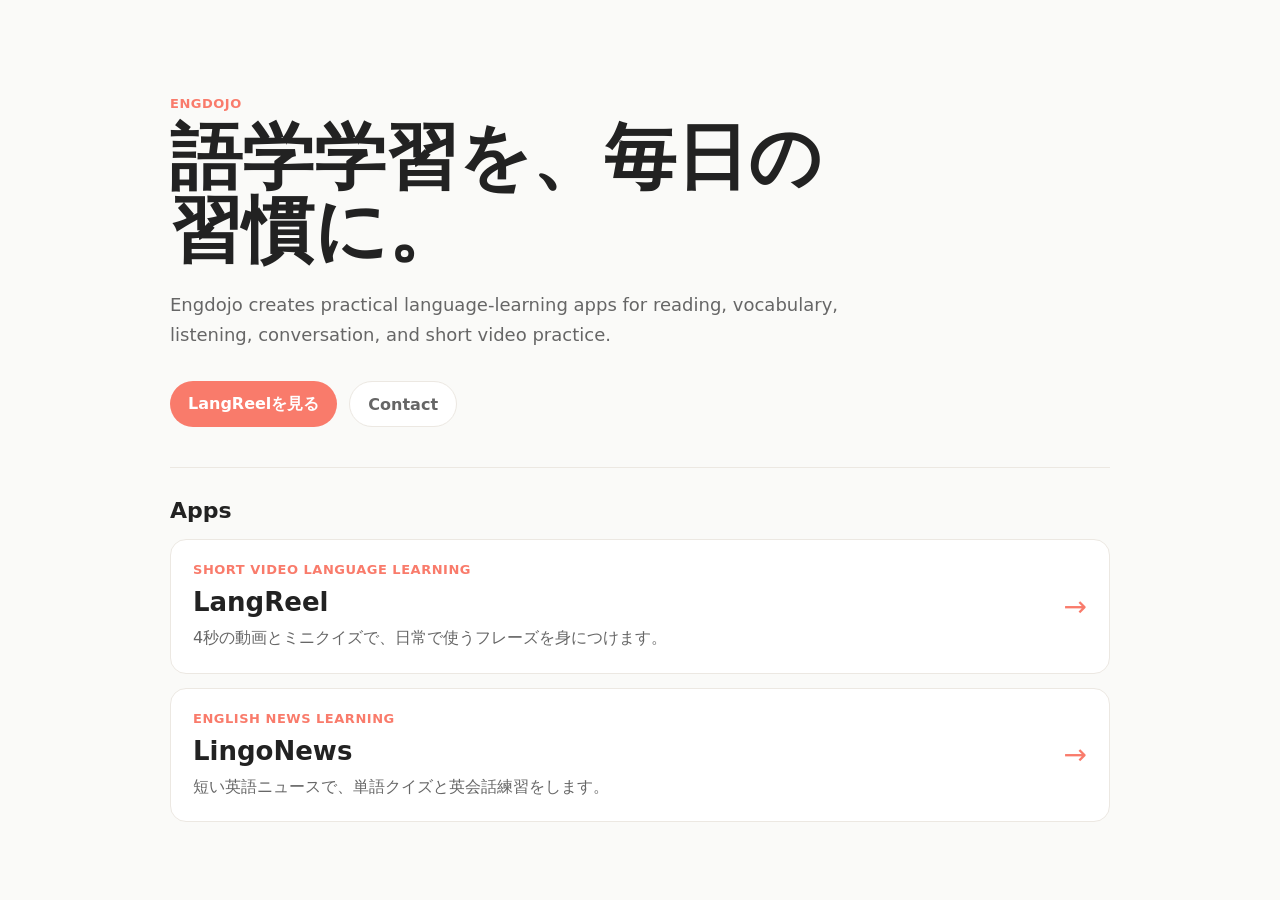
<file: index.html>
<!doctype html>
<html lang="ja">
  <head>
    <meta charset="utf-8" />
    <meta name="viewport" content="width=device-width, initial-scale=1" />
    <title>Engdojo</title>
    <meta name="description" content="Engdojo apps help language learners build practical skills through focused daily practice." />
    <link rel="stylesheet" href="./styles.css" />
  </head>
  <body>
    <main class="page">
      <section class="hero">
        <p class="eyebrow">Engdojo</p>
        <h1>語学学習を、毎日の習慣に。</h1>
        <p class="lead">
          Engdojo creates practical language-learning apps for reading, vocabulary,
          listening, conversation, and short video practice.
        </p>
        <div class="actions">
          <a class="button primary" href="./langreel/">LangReelを見る</a>
          <a class="button secondary" href="mailto:engdojo0306@gmail.com">Contact</a>
        </div>
      </section>

      <section class="apps" aria-labelledby="apps-title">
        <h2 id="apps-title">Apps</h2>
        <div class="app-list">
          <a class="app-card" href="./langreel/">
            <div>
              <p class="app-kicker">Short video language learning</p>
              <h3>LangReel</h3>
              <p>4秒の動画とミニクイズで、日常で使うフレーズを身につけます。</p>
            </div>
            <span aria-hidden="true">→</span>
          </a>
          <a class="app-card" href="./lingonews/">
            <div>
              <p class="app-kicker">English news learning</p>
              <h3>LingoNews</h3>
              <p>短い英語ニュースで、単語クイズと英会話練習をします。</p>
            </div>
            <span aria-hidden="true">→</span>
          </a>
        </div>
      </section>
    </main>
  </body>
</html>
</file>
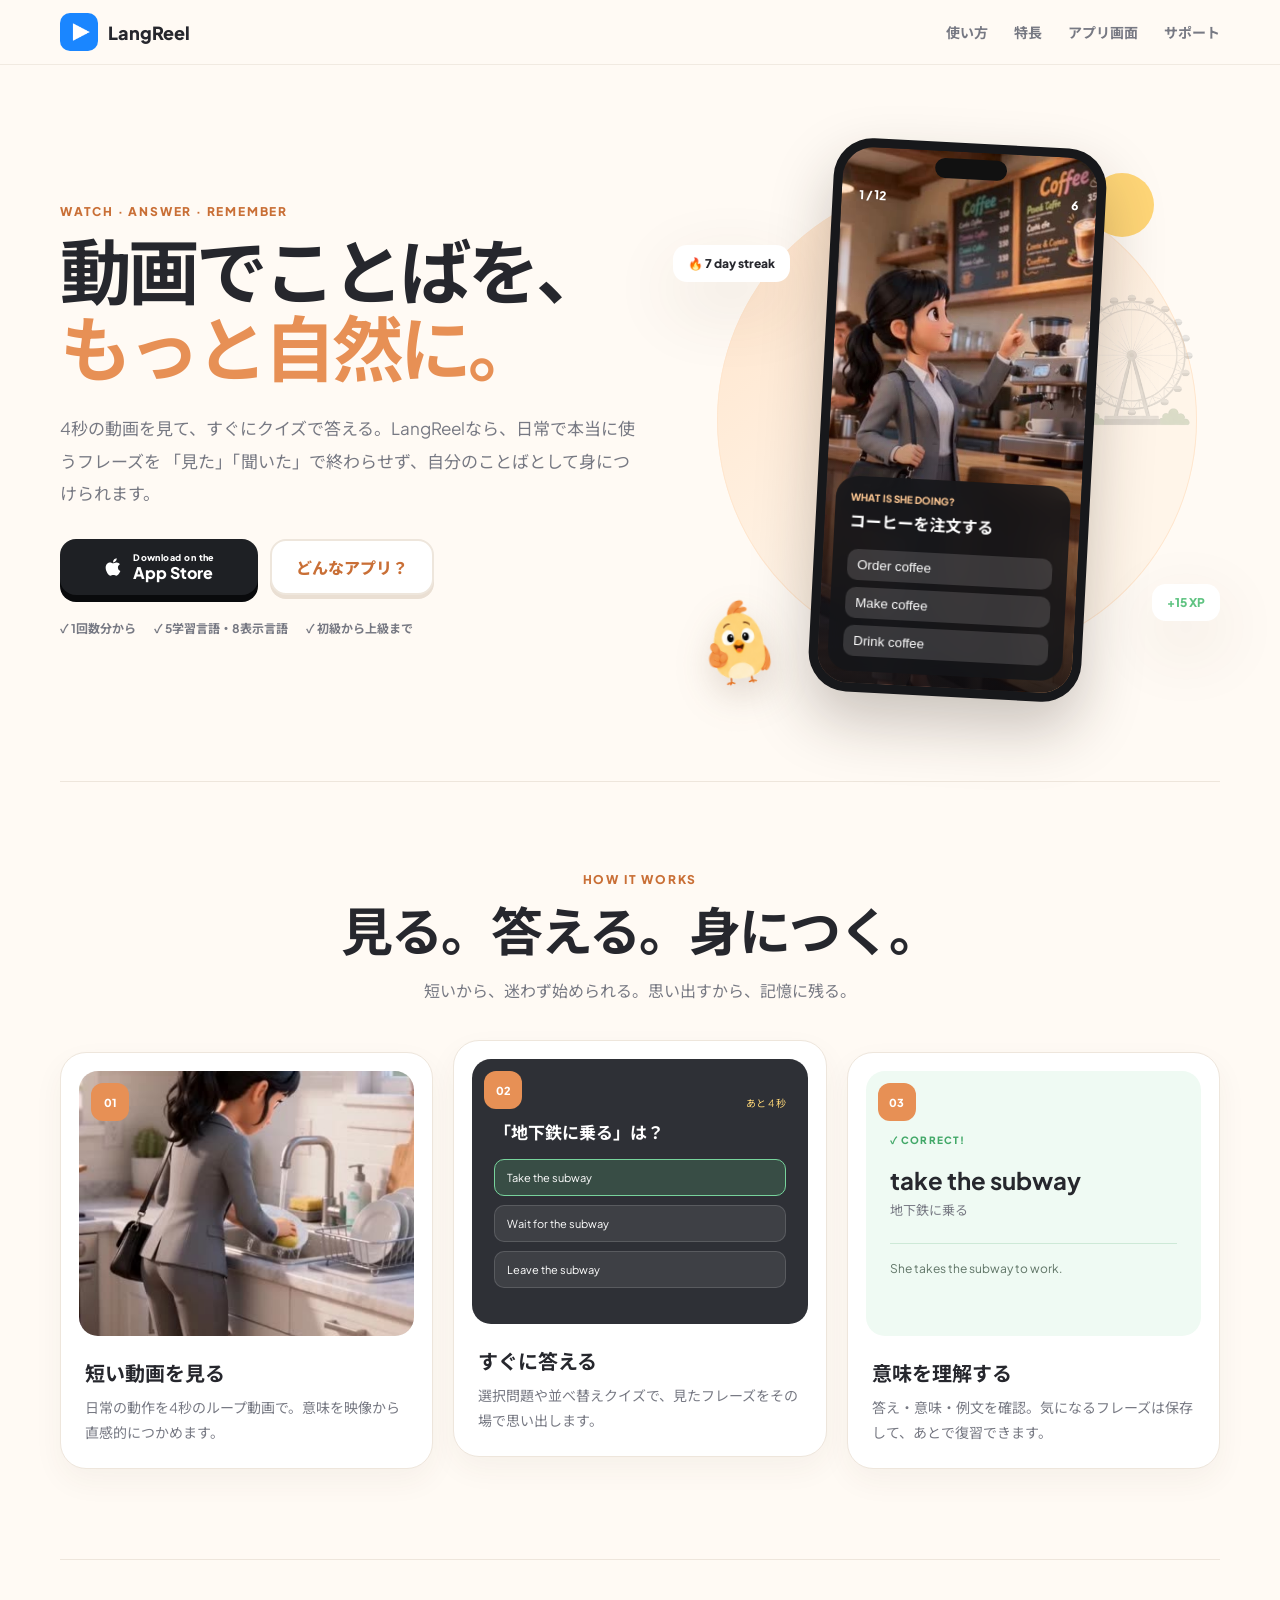
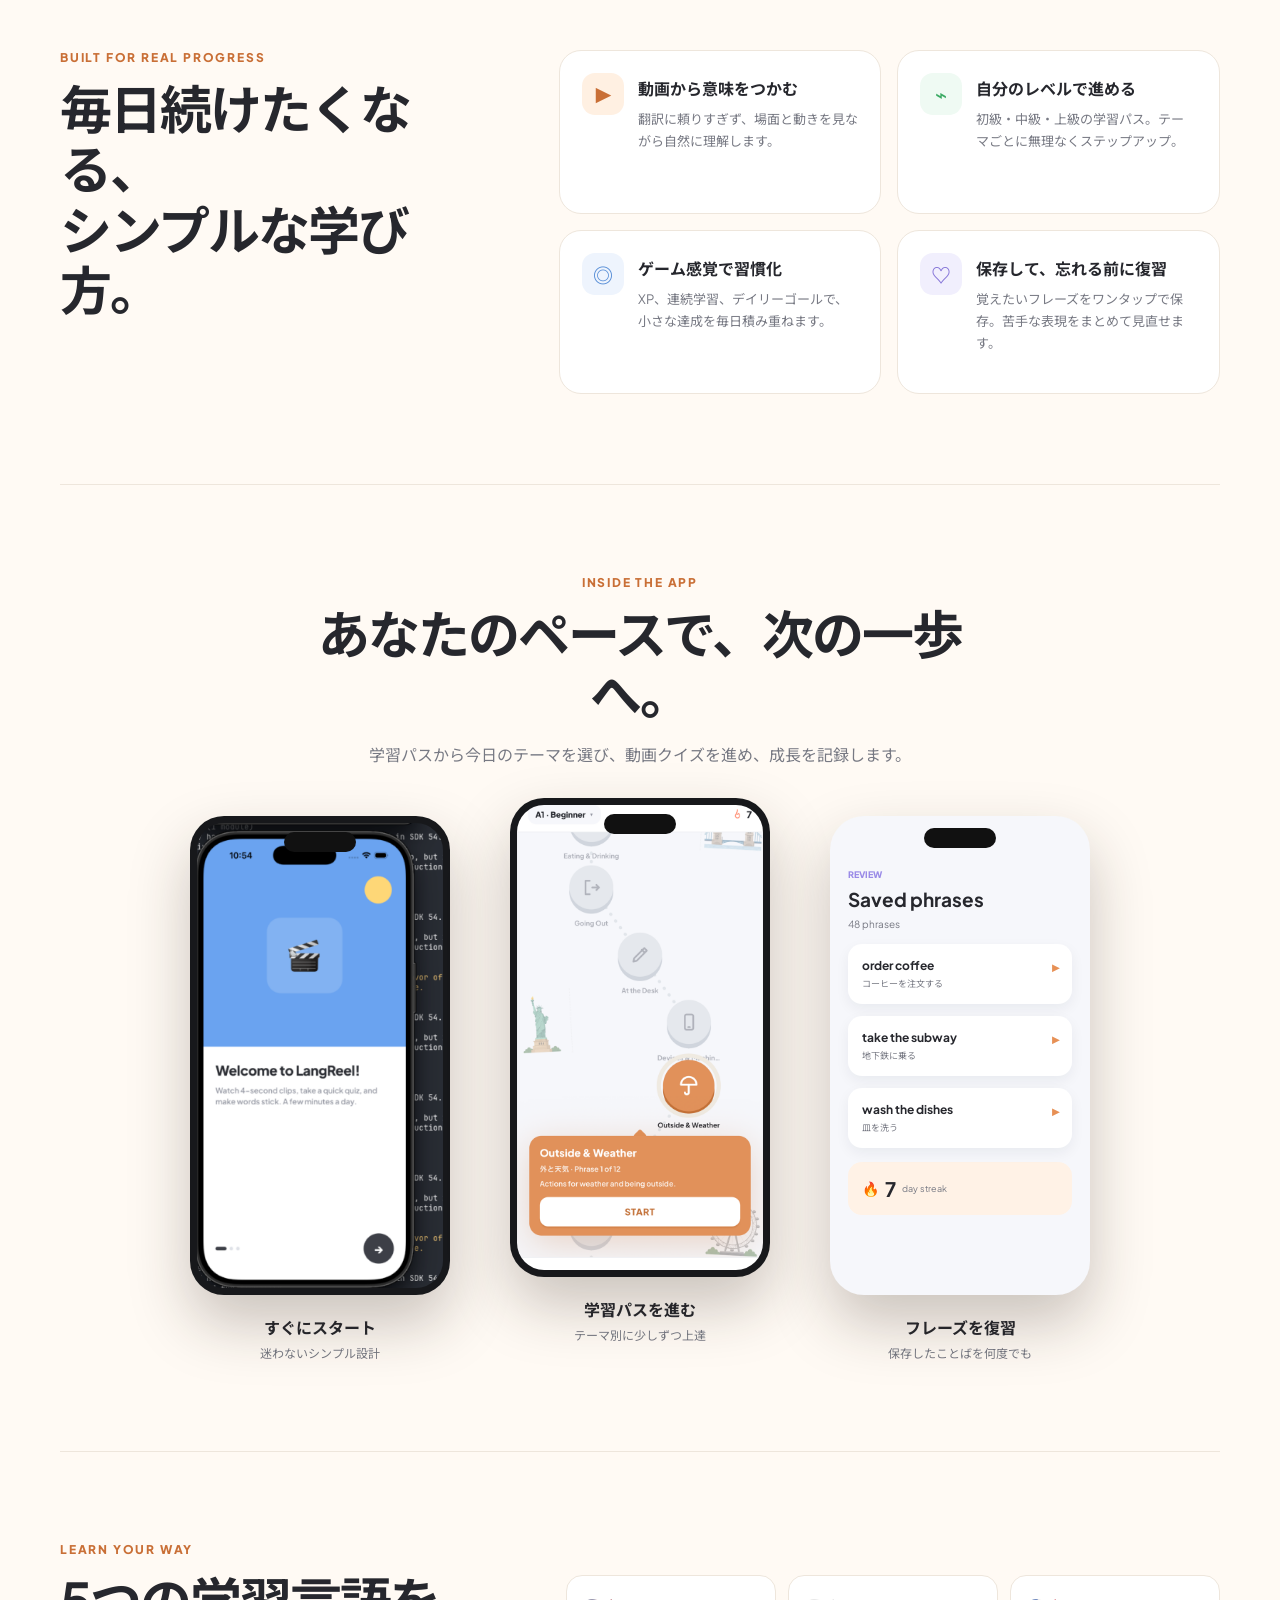
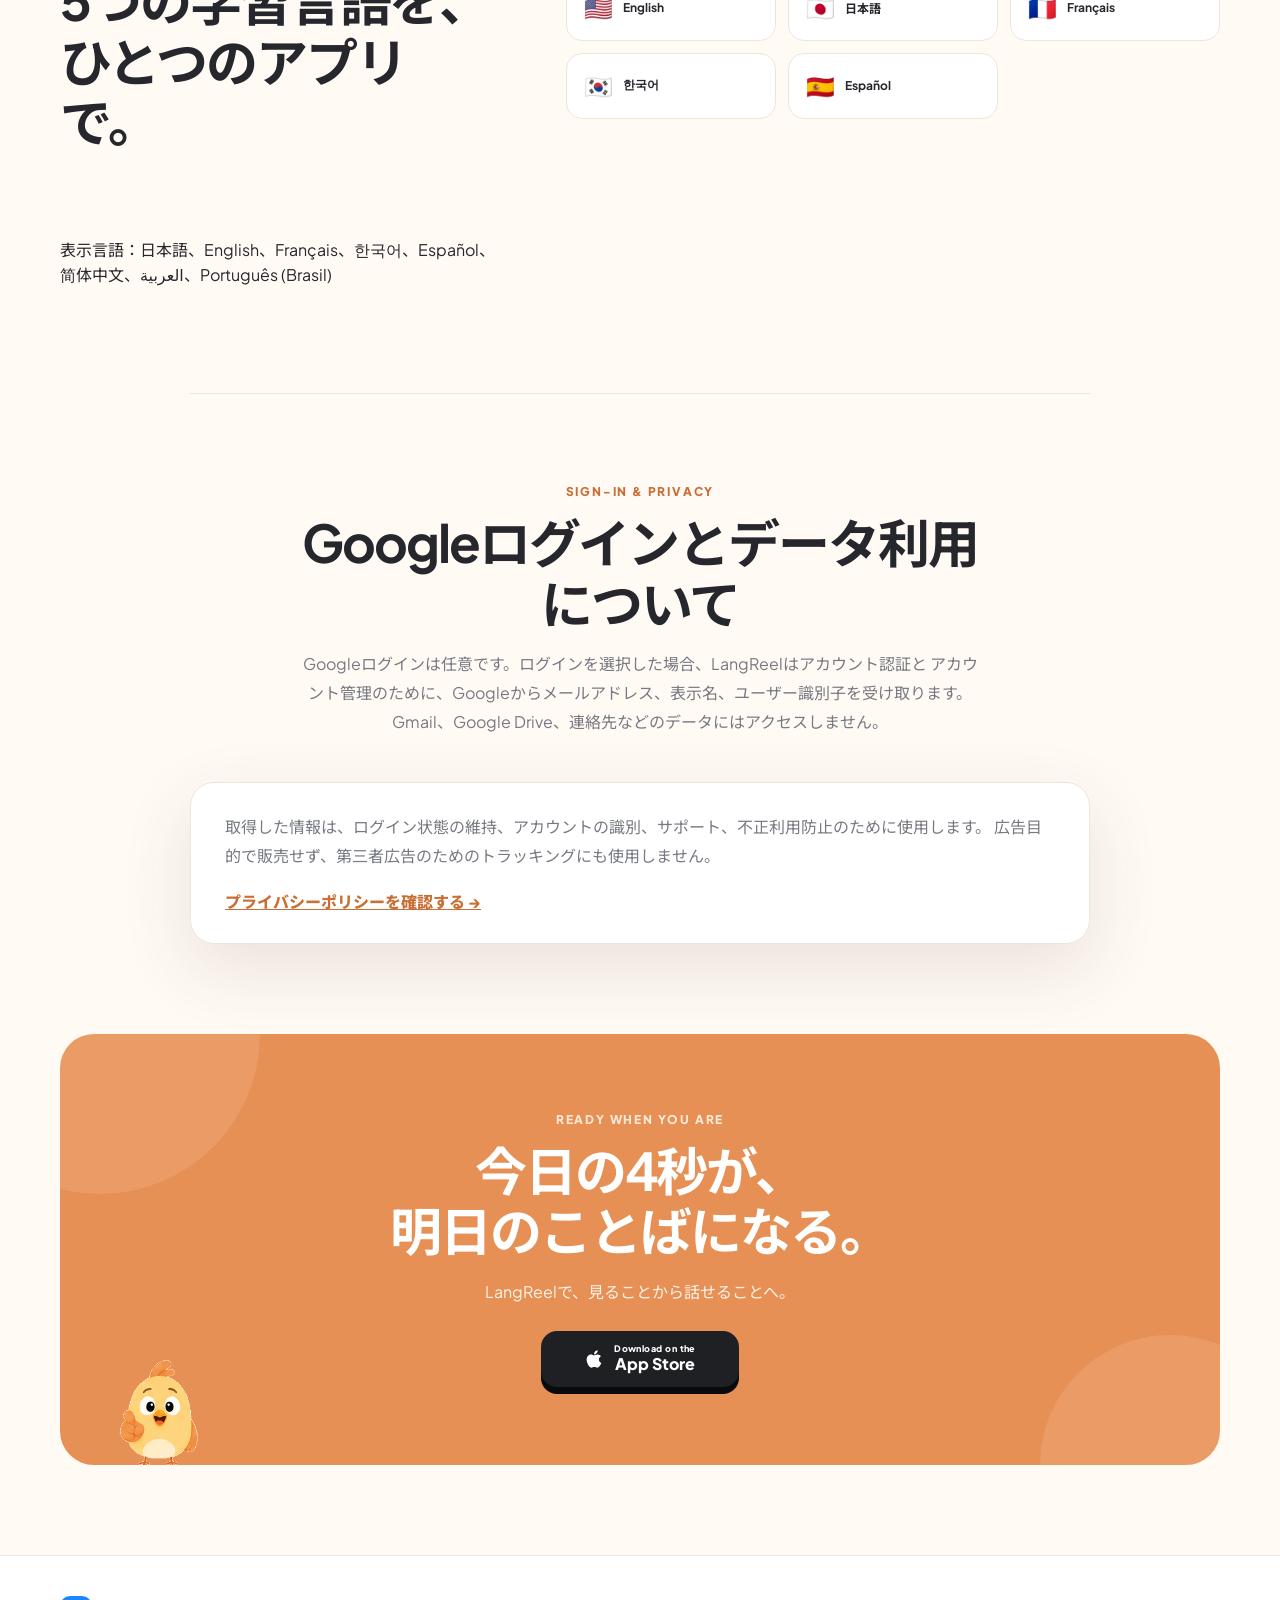
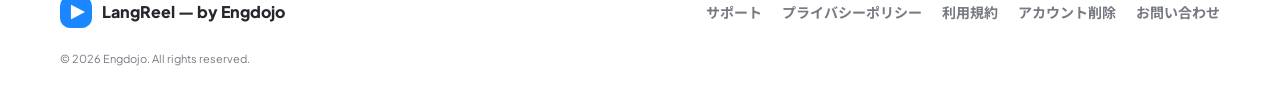
<file: langreel/index.html>
<!doctype html>
<html lang="ja">
  <head>
    <meta charset="utf-8" />
    <meta name="viewport" content="width=device-width, initial-scale=1" />
    <link rel="canonical" href="https://langreel.com/" />
    <title>LangReel | 動画でことばを、もっと自然に。</title>
    <meta name="description" content="LangReelは、短い動画を見て、すぐにクイズで答える語学学習アプリです。日常で使うフレーズを、見て、聞いて、思い出して身につけます。" />
    <meta name="theme-color" content="#fffaf4" />
    <meta property="og:title" content="LangReel | 動画でことばを、もっと自然に。" />
    <meta property="og:description" content="4秒の動画とミニクイズで、使えるフレーズを毎日の習慣に。" />
    <meta property="og:image" content="./assets/app-icon.png" />
    <link rel="icon" href="./assets/app-icon.png" />
    <link rel="stylesheet" href="./styles.css" />
  </head>
  <body>
    <header class="site-nav">
      <a class="nav-brand" href="./" aria-label="LangReel ホーム">
        <img src="./assets/app-icon.png" alt="" width="38" height="38" />
        <span>LangReel</span>
      </a>
      <nav class="nav-links" aria-label="メインナビゲーション">
        <a href="#how">使い方</a>
        <a href="#features">特長</a>
        <a href="#inside">アプリ画面</a>
        <a href="./support.html">サポート</a>
      </nav>
    </header>

    <main>
      <section class="hero">
        <div class="hero-copy">
          <p class="eyebrow">WATCH · ANSWER · REMEMBER</p>
          <h1>動画でことばを、<br /><span>もっと自然に。</span></h1>
          <p class="lead">
            4秒の動画を見て、すぐにクイズで答える。LangReelなら、日常で本当に使うフレーズを
            「見た」「聞いた」で終わらせず、自分のことばとして身につけられます。
          </p>
          <div class="actions">
            <a class="button appstore" href="https://apps.apple.com/app/id6782522465" target="_blank" rel="noopener">
              <svg viewBox="0 0 384 512" width="20" height="20" fill="currentColor" aria-hidden="true"><path d="M318.7 268.7c-.2-36.7 16.4-64.4 50-84.8-18.8-26.9-47.2-41.7-84.7-44.6-35.5-2.8-74.3 20.7-88.5 20.7-15 0-49.4-19.7-76.4-19.7C63.3 141.2 4 184.8 4 273.5q0 39.3 14.4 81.2c12.8 36.7 59 126.7 107.2 125.2 25.2-.6 43-17.9 75.8-17.9 31.8 0 48.3 17.9 76.4 17.9 48.6-.7 90.4-82.5 102.6-119.3-65.2-30.7-61.7-90-61.7-91.9zm-56.6-164.2c27.3-32.4 24.8-61.9 24-72.5-24.1 1.4-52 16.4-67.9 34.9-17.5 19.8-27.8 44.3-25.6 71.9 26.1 2 49.9-11.4 69.5-34.3z"/></svg>
              <span><small>Download on the</small>App Store</span>
            </a>
            <a class="button secondary" href="#how">どんなアプリ？</a>
          </div>
          <div class="hero-points" aria-label="主な特長">
            <span>✓ 1回数分から</span>
            <span>✓ 5学習言語・8表示言語</span>
            <span>✓ 初級から上級まで</span>
          </div>
        </div>

        <div class="hero-visual" aria-label="LangReel アプリのプレビュー">
          <div class="sun"></div>
          <img class="hero-landmark" src="./assets/landmark.png" alt="" />
          <div class="phone hero-phone">
            <div class="phone-screen reel-demo">
              <img src="./assets/order-coffee.jpg" alt="カフェで注文する場面" />
              <div class="reel-shade"></div>
              <div class="reel-top"><span>1 / 12</span><span>6</span></div>
              <div class="quiz-card">
                <p>What is she doing?</p>
                <strong>コーヒーを注文する</strong>
                <button>Order coffee</button>
                <button>Make coffee</button>
                <button>Drink coffee</button>
              </div>
            </div>
          </div>
          <img class="hero-mascot" src="./assets/koto.png" alt="LangReelのマスコット Koto" />
          <div class="floating-chip chip-one">🔥 7 day streak</div>
          <div class="floating-chip chip-two">+15 XP</div>
        </div>
      </section>

      <section class="steps section" id="how" aria-labelledby="how-title">
        <div class="section-heading">
          <p class="eyebrow">HOW IT WORKS</p>
          <h2 id="how-title">見る。答える。身につく。</h2>
          <p>短いから、迷わず始められる。思い出すから、記憶に残る。</p>
        </div>
        <div class="step-grid">
          <article class="step-card">
            <span class="step-number">01</span>
            <div class="step-media"><img src="./assets/wash-dishes.jpg" alt="皿を洗う短い動画" loading="lazy" /></div>
            <h3>短い動画を見る</h3>
            <p>日常の動作を4秒のループ動画で。意味を映像から直感的につかめます。</p>
          </article>
          <article class="step-card featured">
            <span class="step-number">02</span>
            <div class="mini-quiz" aria-hidden="true">
              <span>あと 4 秒</span>
              <strong>「地下鉄に乗る」は？</strong>
              <i>Take the subway</i>
              <i>Wait for the subway</i>
              <i>Leave the subway</i>
            </div>
            <h3>すぐに答える</h3>
            <p>選択問題や並べ替えクイズで、見たフレーズをその場で思い出します。</p>
          </article>
          <article class="step-card">
            <span class="step-number">03</span>
            <div class="explain-card" aria-hidden="true">
              <span>✓ CORRECT!</span>
              <strong>take the subway</strong>
              <em>地下鉄に乗る</em>
              <p>She takes the subway to work.</p>
            </div>
            <h3>意味を理解する</h3>
            <p>答え・意味・例文を確認。気になるフレーズは保存して、あとで復習できます。</p>
          </article>
        </div>
      </section>

      <section class="feature-band section" id="features" aria-labelledby="features-title">
        <div class="section-heading left">
          <p class="eyebrow">BUILT FOR REAL PROGRESS</p>
          <h2 id="features-title">毎日続けたくなる、<br />シンプルな学び方。</h2>
        </div>
        <div class="feature-list">
          <article><span>▶</span><div><h3>動画から意味をつかむ</h3><p>翻訳に頼りすぎず、場面と動きを見ながら自然に理解します。</p></div></article>
          <article><span>⌁</span><div><h3>自分のレベルで進める</h3><p>初級・中級・上級の学習パス。テーマごとに無理なくステップアップ。</p></div></article>
          <article><span>◎</span><div><h3>ゲーム感覚で習慣化</h3><p>XP、連続学習、デイリーゴールで、小さな達成を毎日積み重ねます。</p></div></article>
          <article><span>♡</span><div><h3>保存して、忘れる前に復習</h3><p>覚えたいフレーズをワンタップで保存。苦手な表現をまとめて見直せます。</p></div></article>
        </div>
      </section>

      <section class="inside section" id="inside" aria-labelledby="inside-title">
        <div class="section-heading">
          <p class="eyebrow">INSIDE THE APP</p>
          <h2 id="inside-title">あなたのペースで、次の一歩へ。</h2>
          <p>学習パスから今日のテーマを選び、動画クイズを進め、成長を記録します。</p>
        </div>
        <div class="screens">
          <figure>
            <div class="phone screen-phone"><img src="./assets/shot-welcome.png" alt="LangReelのウェルカム画面" loading="lazy" /></div>
            <figcaption><strong>すぐにスタート</strong><span>迷わないシンプル設計</span></figcaption>
          </figure>
          <figure class="screens-main">
            <div class="phone screen-phone"><img src="./assets/shot-path.png" alt="テーマが並ぶLangReelの学習パス" loading="lazy" /></div>
            <figcaption><strong>学習パスを進む</strong><span>テーマ別に少しずつ上達</span></figcaption>
          </figure>
          <figure>
            <div class="phone screen-phone mock-review">
              <div class="review-head"><small>REVIEW</small><strong>Saved phrases</strong><span>48 phrases</span></div>
              <div class="review-item"><b>order coffee</b><span>コーヒーを注文する</span><i>▶</i></div>
              <div class="review-item"><b>take the subway</b><span>地下鉄に乗る</span><i>▶</i></div>
              <div class="review-item"><b>wash the dishes</b><span>皿を洗う</span><i>▶</i></div>
              <div class="review-streak">🔥 <strong>7</strong><span>day streak</span></div>
            </div>
            <figcaption><strong>フレーズを復習</strong><span>保存したことばを何度でも</span></figcaption>
          </figure>
        </div>
      </section>

      <section class="languages section">
        <div>
          <p class="eyebrow">LEARN YOUR WAY</p>
          <h2>5つの学習言語を、<br />ひとつのアプリで。</h2>
        </div>
        <div class="language-grid" aria-label="対応言語">
          <span>🇺🇸<b>English</b></span>
          <span>🇯🇵<b>日本語</b></span>
          <span>🇫🇷<b>Français</b></span>
          <span>🇰🇷<b>한국어</b></span>
          <span>🇪🇸<b>Español</b></span>
        </div>
        <p>表示言語：日本語、English、Français、한국어、Español、简体中文、العربية、Português (Brasil)</p>
      </section>

      <section class="data-use section" aria-labelledby="data-use-title">
        <div class="section-heading">
          <p class="eyebrow">SIGN-IN &amp; PRIVACY</p>
          <h2 id="data-use-title">Googleログインとデータ利用について</h2>
          <p>
            Googleログインは任意です。ログインを選択した場合、LangReelはアカウント認証と
            アカウント管理のために、Googleからメールアドレス、表示名、ユーザー識別子を受け取ります。
            Gmail、Google Drive、連絡先などのデータにはアクセスしません。
          </p>
        </div>
        <div class="data-use-card">
          <p>
            取得した情報は、ログイン状態の維持、アカウントの識別、サポート、不正利用防止のために使用します。
            広告目的で販売せず、第三者広告のためのトラッキングにも使用しません。
          </p>
          <a href="./privacy-policy.html">プライバシーポリシーを確認する →</a>
        </div>
      </section>

      <section class="cta section">
        <img src="./assets/koto.png" alt="" loading="lazy" />
        <p class="eyebrow">READY WHEN YOU ARE</p>
        <h2>今日の4秒が、<br />明日のことばになる。</h2>
        <p>LangReelで、見ることから話せることへ。</p>
        <a class="button appstore" href="https://apps.apple.com/app/id6782522465" target="_blank" rel="noopener">
          <svg viewBox="0 0 384 512" width="20" height="20" fill="currentColor" aria-hidden="true"><path d="M318.7 268.7c-.2-36.7 16.4-64.4 50-84.8-18.8-26.9-47.2-41.7-84.7-44.6-35.5-2.8-74.3 20.7-88.5 20.7-15 0-49.4-19.7-76.4-19.7C63.3 141.2 4 184.8 4 273.5q0 39.3 14.4 81.2c12.8 36.7 59 126.7 107.2 125.2 25.2-.6 43-17.9 75.8-17.9 31.8 0 48.3 17.9 76.4 17.9 48.6-.7 90.4-82.5 102.6-119.3-65.2-30.7-61.7-90-61.7-91.9zm-56.6-164.2c27.3-32.4 24.8-61.9 24-72.5-24.1 1.4-52 16.4-67.9 34.9-17.5 19.8-27.8 44.3-25.6 71.9 26.1 2 49.9-11.4 69.5-34.3z"/></svg>
          <span><small>Download on the</small>App Store</span>
        </a>
      </section>
    </main>

    <footer class="site-footer">
      <div class="footer-inner">
        <div class="footer-brand"><img src="./assets/app-icon.png" alt="" width="32" height="32" /><span>LangReel — by Engdojo</span></div>
        <nav class="footer-links">
          <a href="./support.html">サポート</a>
          <a href="./privacy-policy.html">プライバシーポリシー</a>
          <a href="./terms.html">利用規約</a>
          <a href="./account-deletion.html">アカウント削除</a>
          <a href="mailto:engdojo0306@gmail.com">お問い合わせ</a>
        </nav>
      </div>
      <p class="footer-copy">© <span id="year">2026</span> Engdojo. All rights reserved.</p>
    </footer>
    <script src="./site.js"></script>
  </body>
</html>
</file>
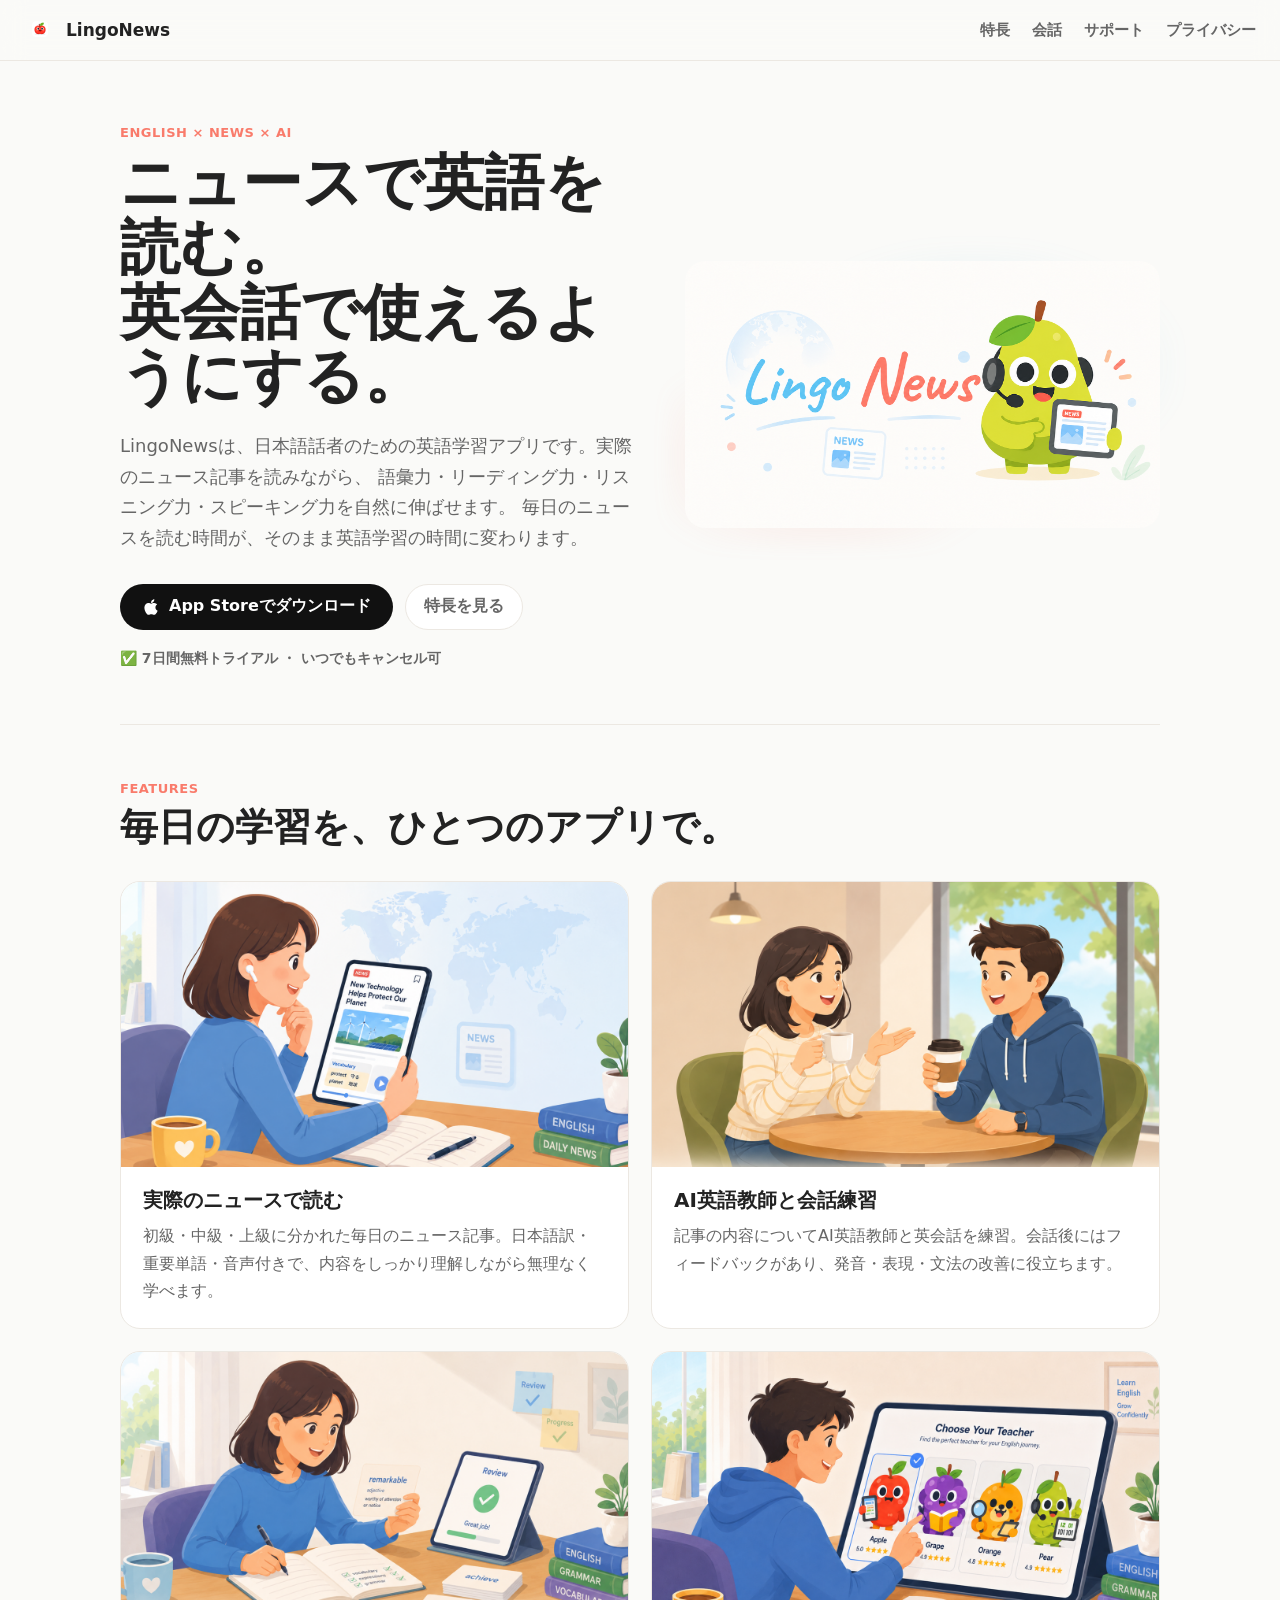
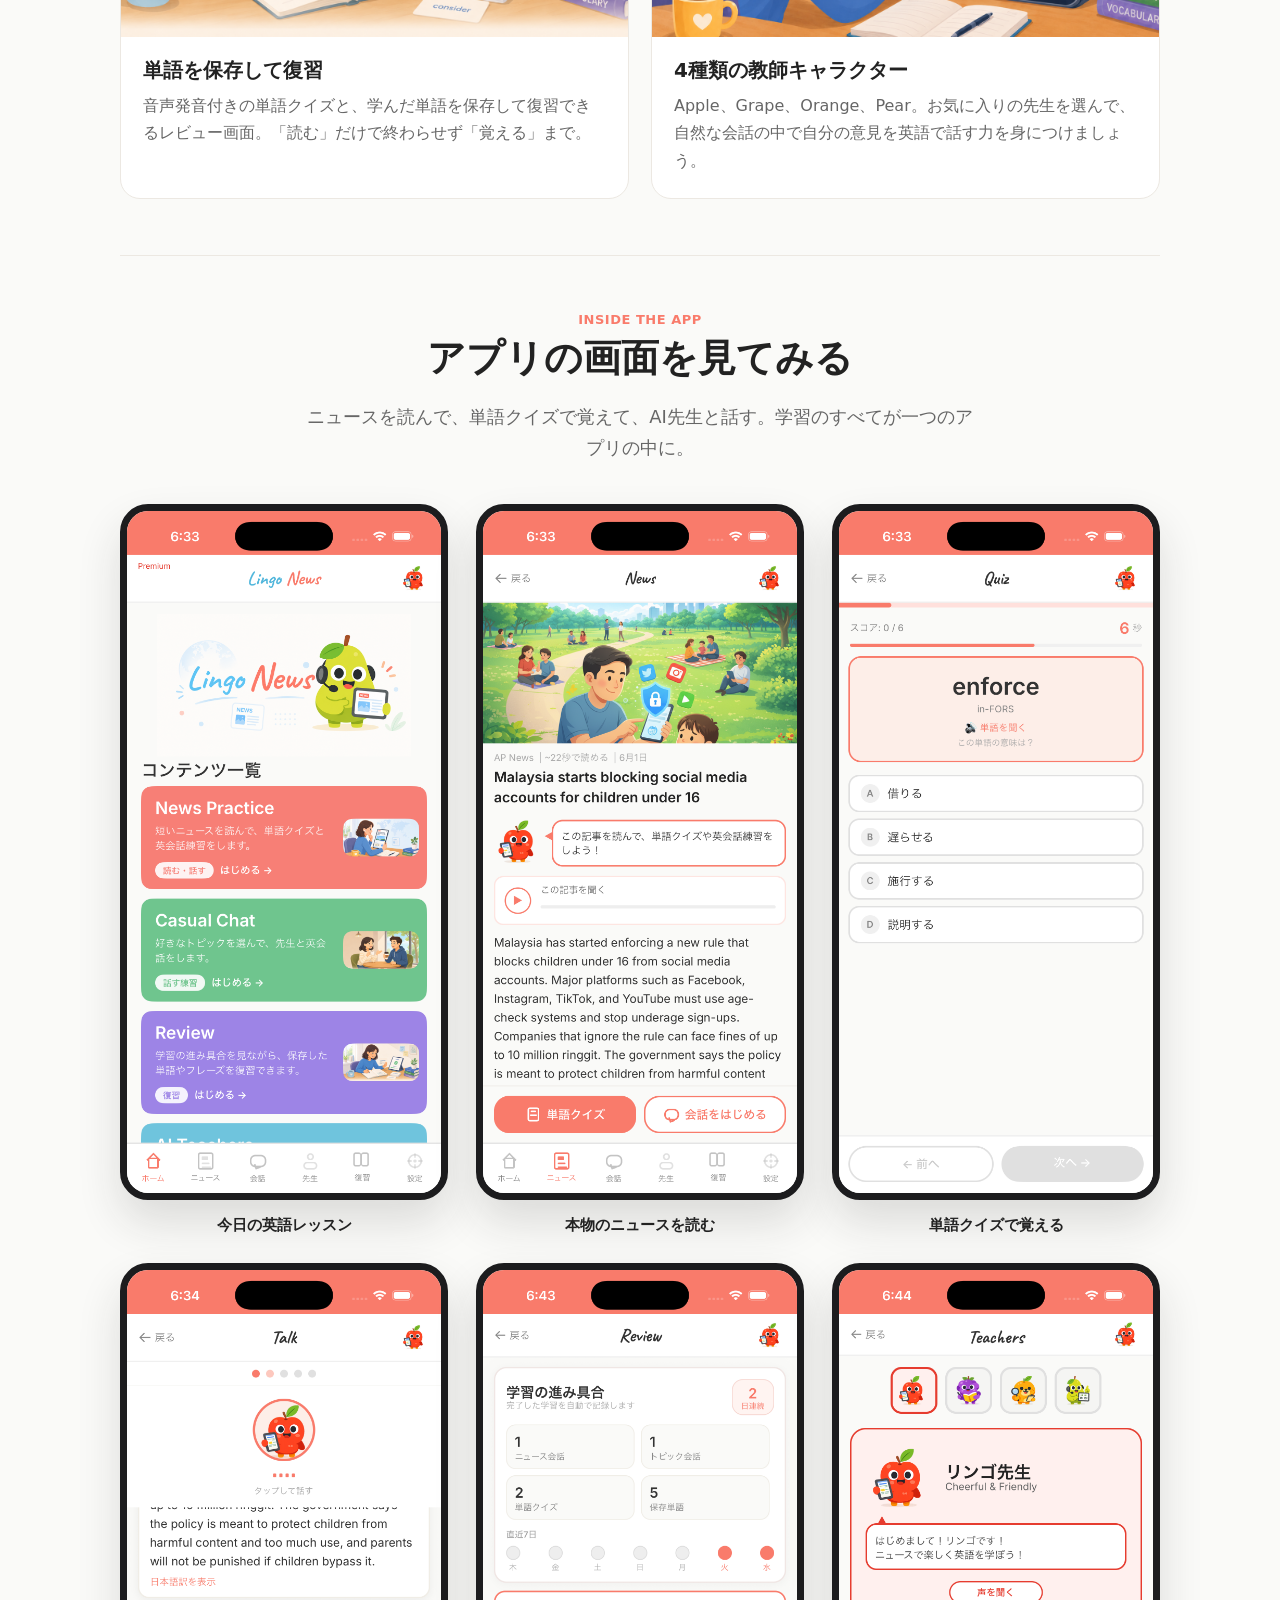
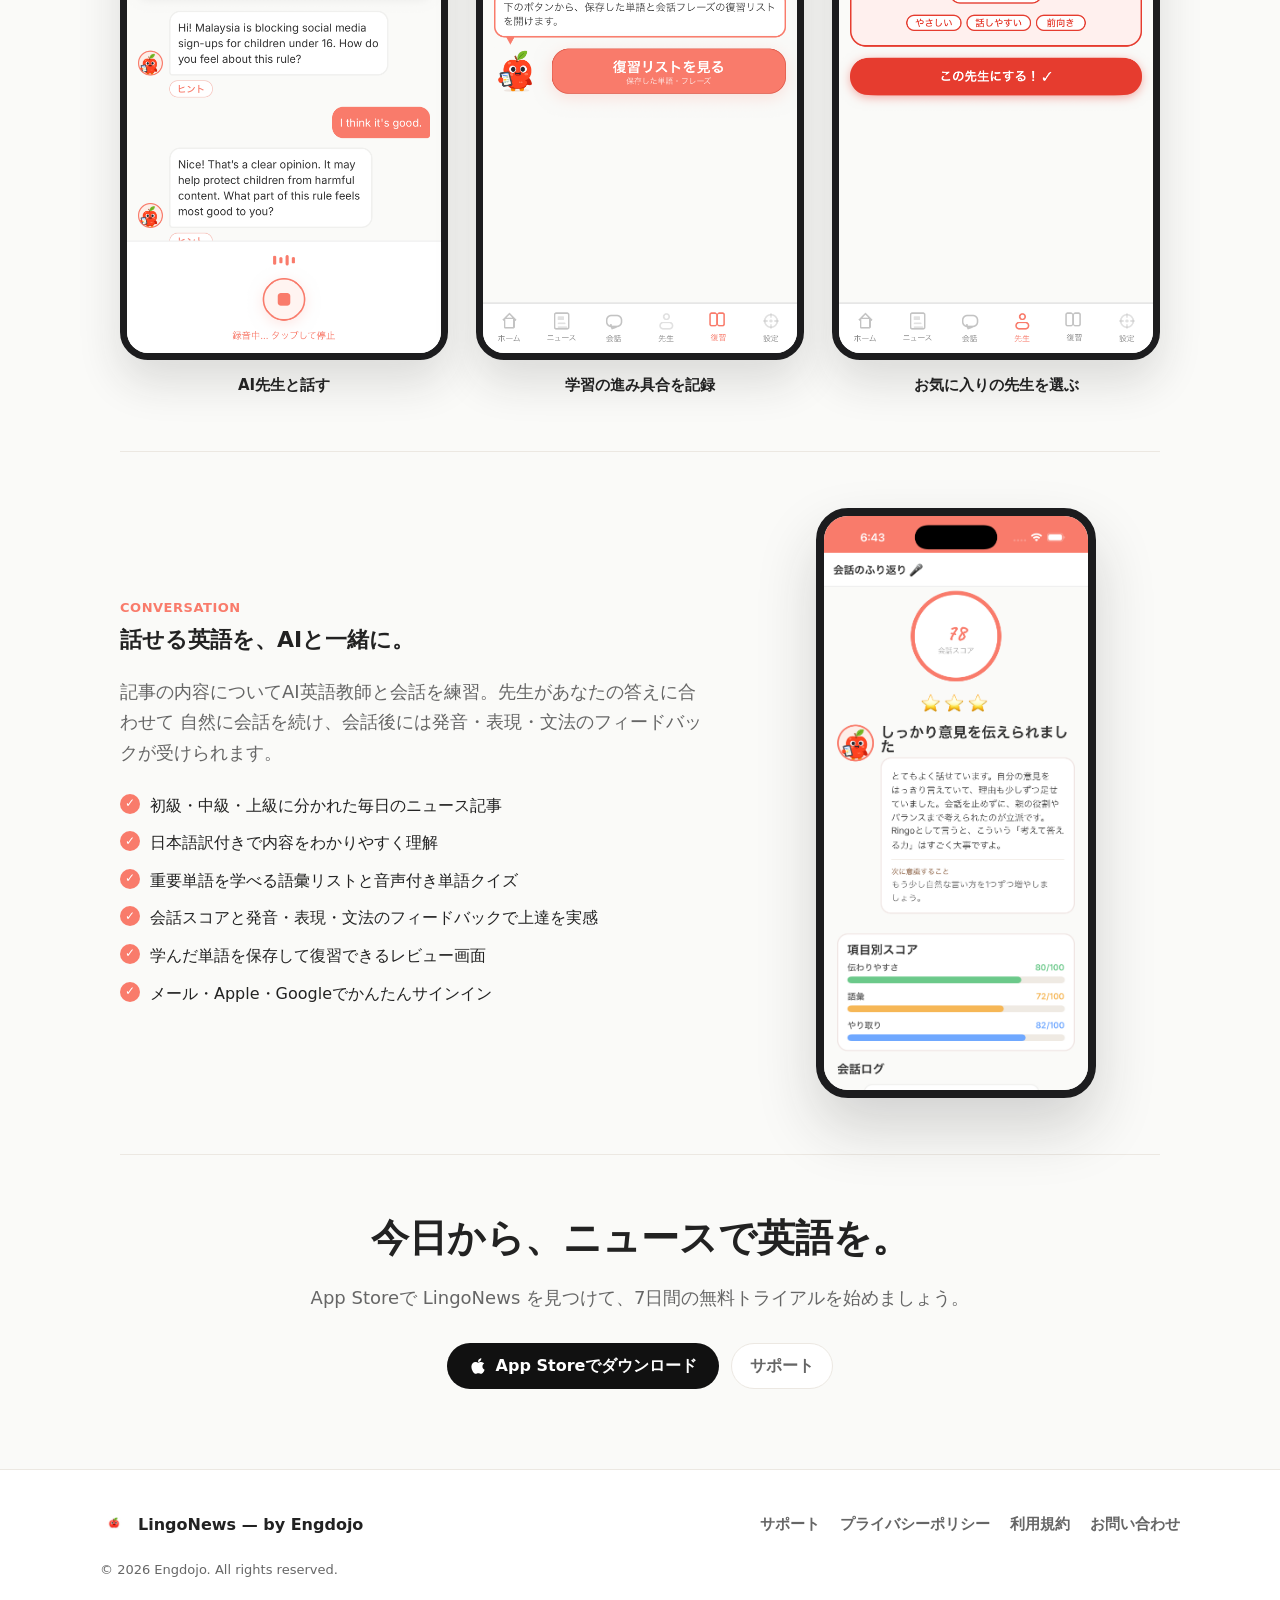
<file: lingonews/index.html>
<!doctype html>
<html lang="ja">
  <head>
    <meta charset="utf-8" />
    <meta name="viewport" content="width=device-width, initial-scale=1" />
    <title>LingoNews | Engdojo</title>
    <meta name="description" content="LingoNews helps Japanese speakers improve English with short real news, vocabulary quizzes, audio, and AI conversation practice." />
    <link rel="stylesheet" href="../styles.css" />
  </head>
  <body>
    <header class="site-nav">
      <a class="nav-brand" href="./">
        <img src="./assets/app-icon.png" alt="" width="32" height="32" />
        <span>LingoNews</span>
      </a>
      <nav class="nav-links">
        <a href="#features">特長</a>
        <a href="#teachers">会話</a>
        <a href="./support.html">サポート</a>
        <a href="./privacy-policy.html">プライバシー</a>
      </nav>
    </header>

    <main>
      <section class="hero ln-hero">
        <div class="ln-hero-copy">
          <p class="eyebrow">English × News × AI</p>
          <h1>ニュースで英語を読む。<br />英会話で使えるようにする。</h1>
          <p class="lead">
            LingoNewsは、日本語話者のための英語学習アプリです。実際のニュース記事を読みながら、
            語彙力・リーディング力・リスニング力・スピーキング力を自然に伸ばせます。
            毎日のニュースを読む時間が、そのまま英語学習の時間に変わります。
          </p>
          <div class="actions">
            <a class="button appstore" href="https://apps.apple.com/app/id6764214485" target="_blank" rel="noopener">
              <svg viewBox="0 0 384 512" width="18" height="18" fill="currentColor" aria-hidden="true"><path d="M318.7 268.7c-.2-36.7 16.4-64.4 50-84.8-18.8-26.9-47.2-41.7-84.7-44.6-35.5-2.8-74.3 20.7-88.5 20.7-15 0-49.4-19.7-76.4-19.7C63.3 141.2 4 184.8 4 273.5q0 39.3 14.4 81.2c12.8 36.7 59 126.7 107.2 125.2 25.2-.6 43-17.9 75.8-17.9 31.8 0 48.3 17.9 76.4 17.9 48.6-.7 90.4-82.5 102.6-119.3-65.2-30.7-61.7-90-61.7-91.9zm-56.6-164.2c27.3-32.4 24.8-61.9 24-72.5-24.1 1.4-52 16.4-67.9 34.9-17.5 19.8-27.8 44.3-25.6 71.9 26.1 2 49.9-11.4 69.5-34.3z"/></svg>
              <span>App Storeでダウンロード</span>
            </a>
            <a class="button secondary" href="#features">特長を見る</a>
          </div>
          <p class="hero-note">✅ 7日間無料トライアル ・ いつでもキャンセル可</p>
        </div>
        <div class="ln-hero-art">
          <img src="./assets/logo.png" alt="LingoNews mascot reading the news" />
        </div>
      </section>

      <section class="ln-section" id="features" aria-labelledby="features-title">
        <p class="eyebrow">Features</p>
        <h2 id="features-title">毎日の学習を、ひとつのアプリで。</h2>
        <div class="feature-grid">
          <article class="feature-card">
            <div class="feature-media"><img src="./assets/feat-news.png" alt="" loading="lazy" /></div>
            <div class="feature-body">
              <h3>実際のニュースで読む</h3>
              <p>初級・中級・上級に分かれた毎日のニュース記事。日本語訳・重要単語・音声付きで、内容をしっかり理解しながら無理なく学べます。</p>
            </div>
          </article>
          <article class="feature-card">
            <div class="feature-media"><img src="./assets/feat-conversation.png" alt="" loading="lazy" /></div>
            <div class="feature-body">
              <h3>AI英語教師と会話練習</h3>
              <p>記事の内容についてAI英語教師と英会話を練習。会話後にはフィードバックがあり、発音・表現・文法の改善に役立ちます。</p>
            </div>
          </article>
          <article class="feature-card">
            <div class="feature-media"><img src="./assets/feat-review.png" alt="" loading="lazy" /></div>
            <div class="feature-body">
              <h3>単語を保存して復習</h3>
              <p>音声発音付きの単語クイズと、学んだ単語を保存して復習できるレビュー画面。「読む」だけで終わらせず「覚える」まで。</p>
            </div>
          </article>
          <article class="feature-card">
            <div class="feature-media"><img src="./assets/feat-teachers.png" alt="" loading="lazy" /></div>
            <div class="feature-body">
              <h3>4種類の教師キャラクター</h3>
              <p>Apple、Grape、Orange、Pear。お気に入りの先生を選んで、自然な会話の中で自分の意見を英語で話す力を身につけましょう。</p>
            </div>
          </article>
        </div>
      </section>

      <section class="ln-section ln-gallery">
        <p class="eyebrow">Inside the app</p>
        <h2>アプリの画面を見てみる</h2>
        <p class="lead gallery-lead">
          ニュースを読んで、単語クイズで覚えて、AI先生と話す。学習のすべてが一つのアプリの中に。
        </p>
        <div class="phone-gallery">
          <figure class="phone phone-light">
            <img src="./assets/shot-home.png" alt="今日の英語レッスンのホーム画面" loading="lazy" />
            <figcaption>今日の英語レッスン</figcaption>
          </figure>
          <figure class="phone phone-light">
            <img src="./assets/shot-news.png" alt="ニュース記事の読解画面" loading="lazy" />
            <figcaption>本物のニュースを読む</figcaption>
          </figure>
          <figure class="phone phone-light">
            <img src="./assets/shot-quiz.png" alt="単語クイズの画面" loading="lazy" />
            <figcaption>単語クイズで覚える</figcaption>
          </figure>
          <figure class="phone phone-light">
            <img src="./assets/shot-talk.png" alt="AI先生との会話画面" loading="lazy" />
            <figcaption>AI先生と話す</figcaption>
          </figure>
          <figure class="phone phone-light">
            <img src="./assets/shot-review.png" alt="学習の進み具合を記録するレビュー画面" loading="lazy" />
            <figcaption>学習の進み具合を記録</figcaption>
          </figure>
          <figure class="phone phone-light">
            <img src="./assets/shot-teachers.png" alt="先生を選ぶ画面" loading="lazy" />
            <figcaption>お気に入りの先生を選ぶ</figcaption>
          </figure>
        </div>
      </section>

      <section class="ln-section ln-showcase" id="teachers">
        <div class="showcase-copy">
          <p class="eyebrow">Conversation</p>
          <h2>話せる英語を、AIと一緒に。</h2>
          <p class="lead">
            記事の内容についてAI英語教師と会話を練習。先生があなたの答えに合わせて
            自然に会話を続け、会話後には発音・表現・文法のフィードバックが受けられます。
          </p>
          <ul class="feature-list">
            <li>初級・中級・上級に分かれた毎日のニュース記事</li>
            <li>日本語訳付きで内容をわかりやすく理解</li>
            <li>重要単語を学べる語彙リストと音声付き単語クイズ</li>
            <li>会話スコアと発音・表現・文法のフィードバックで上達を実感</li>
            <li>学んだ単語を保存して復習できるレビュー画面</li>
            <li>メール・Apple・Googleでかんたんサインイン</li>
          </ul>
        </div>
        <div class="showcase-phone">
          <img src="./assets/shot-feedback.png" alt="会話のふり返りとフィードバックのスコア画面" loading="lazy" />
        </div>
      </section>

      <section class="ln-section ln-cta">
        <h2>今日から、ニュースで英語を。</h2>
        <p class="lead">App Storeで LingoNews を見つけて、7日間の無料トライアルを始めましょう。</p>
        <div class="actions actions-center">
          <a class="button appstore" href="https://apps.apple.com/app/id6764214485" target="_blank" rel="noopener">
            <svg viewBox="0 0 384 512" width="18" height="18" fill="currentColor" aria-hidden="true"><path d="M318.7 268.7c-.2-36.7 16.4-64.4 50-84.8-18.8-26.9-47.2-41.7-84.7-44.6-35.5-2.8-74.3 20.7-88.5 20.7-15 0-49.4-19.7-76.4-19.7C63.3 141.2 4 184.8 4 273.5q0 39.3 14.4 81.2c12.8 36.7 59 126.7 107.2 125.2 25.2-.6 43-17.9 75.8-17.9 31.8 0 48.3 17.9 76.4 17.9 48.6-.7 90.4-82.5 102.6-119.3-65.2-30.7-61.7-90-61.7-91.9zm-56.6-164.2c27.3-32.4 24.8-61.9 24-72.5-24.1 1.4-52 16.4-67.9 34.9-17.5 19.8-27.8 44.3-25.6 71.9 26.1 2 49.9-11.4 69.5-34.3z"/></svg>
            <span>App Storeでダウンロード</span>
          </a>
          <a class="button secondary" href="./support.html">サポート</a>
        </div>
      </section>
    </main>

    <footer class="site-footer">
      <div class="footer-inner">
        <div class="footer-brand">
          <img src="./assets/app-icon.png" alt="" width="28" height="28" />
          <span>LingoNews — by Engdojo</span>
        </div>
        <nav class="footer-links">
          <a href="./support.html">サポート</a>
          <a href="./privacy-policy.html">プライバシーポリシー</a>
          <a href="./terms.html">利用規約</a>
          <a href="mailto:engdojo0306@gmail.com">お問い合わせ</a>
        </nav>
      </div>
      <p class="footer-copy">© <span id="year">2026</span> Engdojo. All rights reserved.</p>
    </footer>

    <script>
      document.getElementById("year").textContent = new Date().getFullYear();
    </script>
  </body>
</html>
</file>
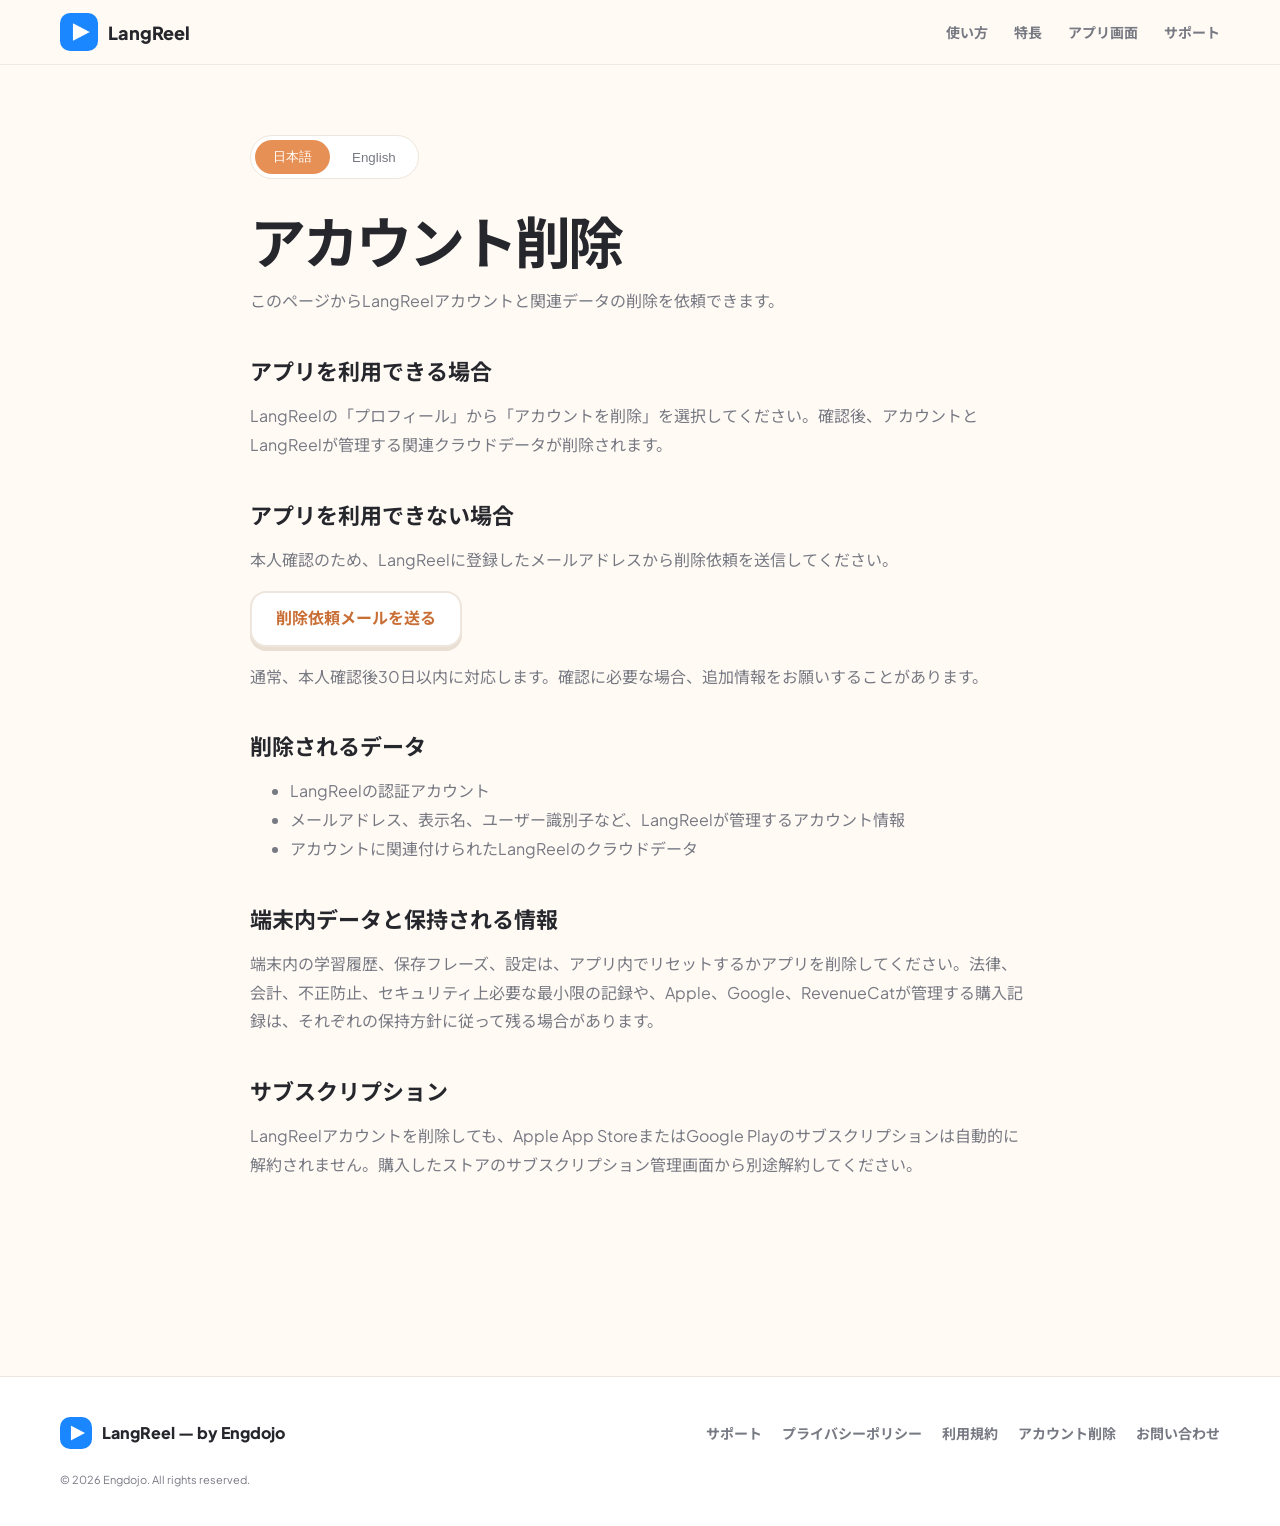
<file: langreel/account-deletion.html>
<!doctype html>
<html lang="ja">
  <head>
    <meta charset="utf-8" />
    <meta name="viewport" content="width=device-width, initial-scale=1" />
    <link rel="canonical" href="https://langreel.com/account-deletion.html" />
    <title>LangReel アカウント削除 | Account Deletion</title>
    <meta name="description" content="LangReelアカウントと関連データの削除を依頼する方法をご案内します。" />
    <link rel="icon" href="./assets/app-icon.png" />
    <link rel="stylesheet" href="./styles.css" />
  </head>
  <body>
    <header class="site-nav">
      <a class="nav-brand" href="./"><img src="./assets/app-icon.png" alt="" width="38" height="38" /><span>LangReel</span></a>
      <nav class="nav-links"><a href="./#how">使い方</a><a href="./#features">特長</a><a href="./#inside">アプリ画面</a><a href="./support.html">サポート</a></nav>
    </header>
    <main class="legal-page">
      <div class="lang-toggle" role="group" aria-label="Language"><button type="button" data-lang="ja" class="active">日本語</button><button type="button" data-lang="en">English</button></div>
      <div class="lang-pane" data-lang="ja">
        <h1>アカウント削除</h1>
        <p>このページからLangReelアカウントと関連データの削除を依頼できます。</p>
        <h2>アプリを利用できる場合</h2>
        <p>LangReelの「プロフィール」から「アカウントを削除」を選択してください。確認後、アカウントとLangReelが管理する関連クラウドデータが削除されます。</p>
        <h2>アプリを利用できない場合</h2>
        <p>本人確認のため、LangReelに登録したメールアドレスから削除依頼を送信してください。</p>
        <p><a class="button secondary" href="mailto:engdojo0306@gmail.com?subject=LangReel%20Account%20Deletion%20Request">削除依頼メールを送る</a></p>
        <p>通常、本人確認後30日以内に対応します。確認に必要な場合、追加情報をお願いすることがあります。</p>
        <h2>削除されるデータ</h2>
        <ul>
          <li>LangReelの認証アカウント</li>
          <li>メールアドレス、表示名、ユーザー識別子など、LangReelが管理するアカウント情報</li>
          <li>アカウントに関連付けられたLangReelのクラウドデータ</li>
        </ul>
        <h2>端末内データと保持される情報</h2>
        <p>端末内の学習履歴、保存フレーズ、設定は、アプリ内でリセットするかアプリを削除してください。法律、会計、不正防止、セキュリティ上必要な最小限の記録や、Apple、Google、RevenueCatが管理する購入記録は、それぞれの保持方針に従って残る場合があります。</p>
        <h2>サブスクリプション</h2>
        <p>LangReelアカウントを削除しても、Apple App StoreまたはGoogle Playのサブスクリプションは自動的に解約されません。購入したストアのサブスクリプション管理画面から別途解約してください。</p>
      </div>
      <div class="lang-pane" data-lang="en" hidden>
        <h1>Account Deletion</h1>
        <p>Use this page to request deletion of your LangReel account and associated data.</p>
        <h2>If you can access the app</h2>
        <p>Open Profile in LangReel and choose Delete Account. After confirmation, your account and associated cloud data controlled by LangReel will be deleted.</p>
        <h2>If you cannot access the app</h2>
        <p>For identity verification, send the request from the email address registered with LangReel.</p>
        <p><a class="button secondary" href="mailto:engdojo0306@gmail.com?subject=LangReel%20Account%20Deletion%20Request">Send deletion request</a></p>
        <p>We normally complete verified requests within 30 days. We may ask for additional information when necessary to verify the account.</p>
        <h2>Data that will be deleted</h2>
        <ul>
          <li>Your LangReel authentication account</li>
          <li>Account information controlled by LangReel, such as email address, display name, and user identifier</li>
          <li>LangReel cloud data associated with the account</li>
        </ul>
        <h2>On-device data and retained information</h2>
        <p>Reset the app or uninstall it to remove learning history, saved phrases, and settings stored on your device. Minimal records required for legal, accounting, fraud-prevention, or security purposes, and purchase records managed by Apple, Google, or RevenueCat, may remain according to their respective retention policies.</p>
        <h2>Subscriptions</h2>
        <p>Deleting your LangReel account does not automatically cancel an Apple App Store or Google Play subscription. Cancel it separately through the subscription settings of the store where you purchased it.</p>
      </div>
    </main>
    <footer class="site-footer"><div class="footer-inner"><div class="footer-brand"><img src="./assets/app-icon.png" alt="" width="32" height="32" /><span>LangReel — by Engdojo</span></div><nav class="footer-links"><a href="./support.html">サポート</a><a href="./privacy-policy.html">プライバシーポリシー</a><a href="./terms.html">利用規約</a><a href="./account-deletion.html">アカウント削除</a><a href="mailto:engdojo0306@gmail.com">お問い合わせ</a></nav></div><p class="footer-copy">© <span id="year">2026</span> Engdojo. All rights reserved.</p></footer>
    <script src="./site.js"></script>
  </body>
</html>
</file>
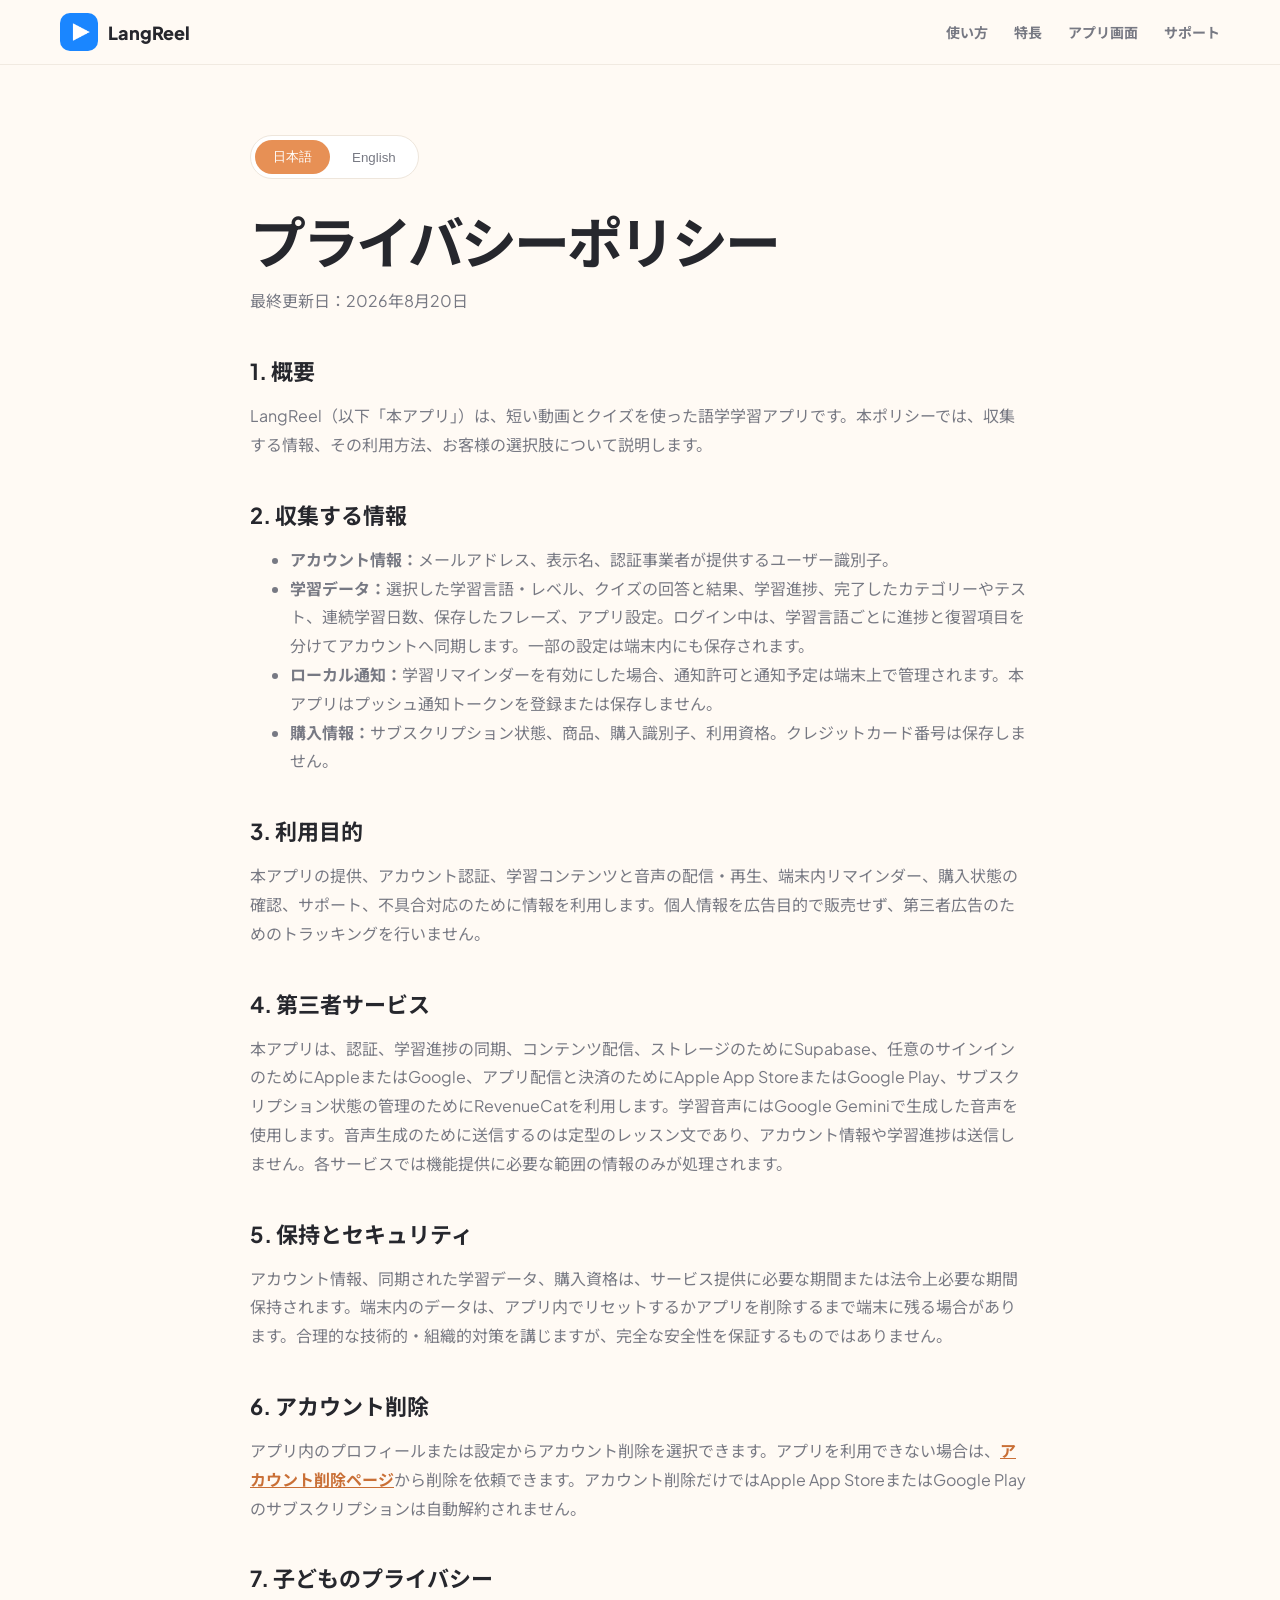
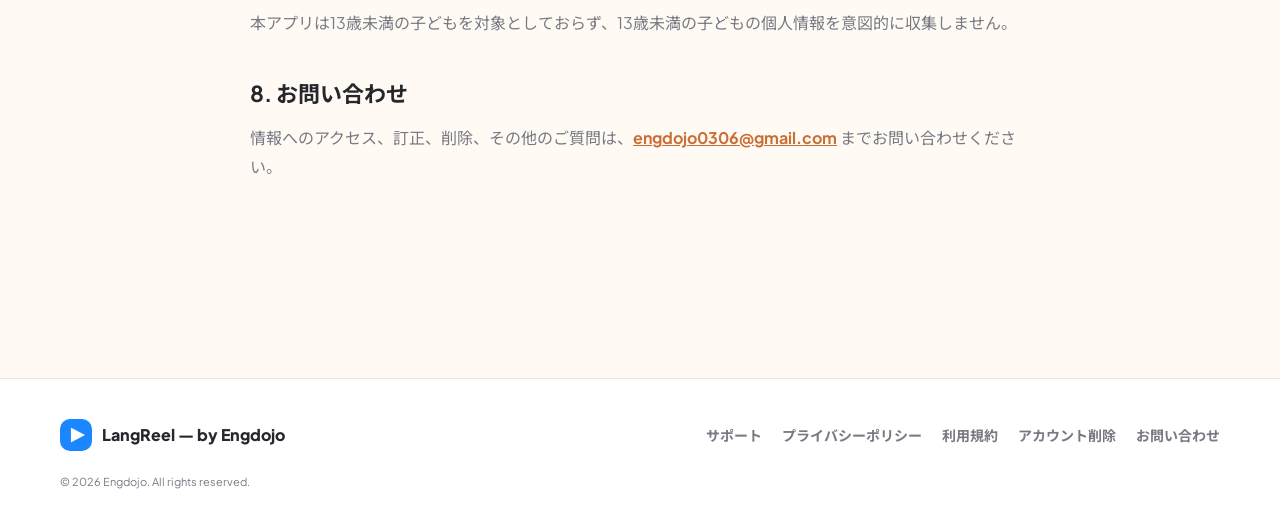
<file: langreel/privacy-policy.html>
<!doctype html>
<html lang="ja">
  <head>
    <meta charset="utf-8" />
    <meta name="viewport" content="width=device-width, initial-scale=1" />
    <link rel="canonical" href="https://langreel.com/privacy-policy.html" />
    <title>LangReel プライバシーポリシー | Privacy Policy</title>
    <link rel="icon" href="./assets/app-icon.png" />
    <link rel="stylesheet" href="./styles.css" />
  </head>
  <body>
    <header class="site-nav">
      <a class="nav-brand" href="./"><img src="./assets/app-icon.png" alt="" width="38" height="38" /><span>LangReel</span></a>
      <nav class="nav-links"><a href="./#how">使い方</a><a href="./#features">特長</a><a href="./#inside">アプリ画面</a><a href="./support.html">サポート</a></nav>
    </header>
    <main class="legal-page">
      <div class="lang-toggle" role="group" aria-label="Language"><button type="button" data-lang="ja" class="active">日本語</button><button type="button" data-lang="en">English</button></div>
      <div class="lang-pane" data-lang="ja">
        <h1>プライバシーポリシー</h1>
        <p>最終更新日：2026年8月20日</p>
        <h2>1. 概要</h2><p>LangReel（以下「本アプリ」）は、短い動画とクイズを使った語学学習アプリです。本ポリシーでは、収集する情報、その利用方法、お客様の選択肢について説明します。</p>
        <h2>2. 収集する情報</h2>
        <ul>
          <li><strong>アカウント情報：</strong>メールアドレス、表示名、認証事業者が提供するユーザー識別子。</li>
          <li><strong>学習データ：</strong>選択した学習言語・レベル、クイズの回答と結果、学習進捗、完了したカテゴリーやテスト、連続学習日数、保存したフレーズ、アプリ設定。ログイン中は、学習言語ごとに進捗と復習項目を分けてアカウントへ同期します。一部の設定は端末内にも保存されます。</li>
          <li><strong>ローカル通知：</strong>学習リマインダーを有効にした場合、通知許可と通知予定は端末上で管理されます。本アプリはプッシュ通知トークンを登録または保存しません。</li>
          <li><strong>購入情報：</strong>サブスクリプション状態、商品、購入識別子、利用資格。クレジットカード番号は保存しません。</li>
        </ul>
        <h2>3. 利用目的</h2><p>本アプリの提供、アカウント認証、学習コンテンツと音声の配信・再生、端末内リマインダー、購入状態の確認、サポート、不具合対応のために情報を利用します。個人情報を広告目的で販売せず、第三者広告のためのトラッキングを行いません。</p>
        <h2>4. 第三者サービス</h2><p>本アプリは、認証、学習進捗の同期、コンテンツ配信、ストレージのためにSupabase、任意のサインインのためにAppleまたはGoogle、アプリ配信と決済のためにApple App StoreまたはGoogle Play、サブスクリプション状態の管理のためにRevenueCatを利用します。学習音声にはGoogle Geminiで生成した音声を使用します。音声生成のために送信するのは定型のレッスン文であり、アカウント情報や学習進捗は送信しません。各サービスでは機能提供に必要な範囲の情報のみが処理されます。</p>
        <h2>5. 保持とセキュリティ</h2><p>アカウント情報、同期された学習データ、購入資格は、サービス提供に必要な期間または法令上必要な期間保持されます。端末内のデータは、アプリ内でリセットするかアプリを削除するまで端末に残る場合があります。合理的な技術的・組織的対策を講じますが、完全な安全性を保証するものではありません。</p>
        <h2>6. アカウント削除</h2><p>アプリ内のプロフィールまたは設定からアカウント削除を選択できます。アプリを利用できない場合は、<a href="./account-deletion.html">アカウント削除ページ</a>から削除を依頼できます。アカウント削除だけではApple App StoreまたはGoogle Playのサブスクリプションは自動解約されません。</p>
        <h2>7. 子どものプライバシー</h2><p>本アプリは13歳未満の子どもを対象としておらず、13歳未満の子どもの個人情報を意図的に収集しません。</p>
        <h2>8. お問い合わせ</h2><p>情報へのアクセス、訂正、削除、その他のご質問は、<a href="mailto:engdojo0306@gmail.com">engdojo0306@gmail.com</a> までお問い合わせください。</p>
      </div>
      <div class="lang-pane" data-lang="en" hidden>
        <h1>Privacy Policy</h1>
        <p>Last updated: August 20, 2026</p>
        <h2>1. Overview</h2><p>LangReel ("the app") is a language-learning app built around short videos and quizzes. This policy explains the information we collect, how we use it, and the choices available to you.</p>
        <h2>2. Information We Collect</h2>
        <ul>
          <li><strong>Account information:</strong> Email address, display name, and a user identifier supplied by your authentication provider.</li>
          <li><strong>Learning data:</strong> Selected study language and level, quiz answers and results, learning progress, completed categories and tests, streaks, saved phrases, and app settings. While signed in, progress and review items are separated by study language and synced to your account. Some settings are also stored on your device.</li>
          <li><strong>Local notifications:</strong> If you enable a learning reminder, the notification permission and schedule are managed on your device. The app does not register or store a push notification token.</li>
          <li><strong>Purchase information:</strong> Subscription status, product, purchase identifiers, and entitlements. We do not store credit card numbers.</li>
        </ul>
        <h2>3. How We Use Information</h2><p>We use information to provide the app, authenticate accounts, deliver and play learning content and audio, schedule on-device reminders, verify purchases, provide support, and fix problems. We do not sell personal information for advertising or track users for third-party advertising.</p>
        <h2>4. Third-Party Services</h2><p>The app uses Supabase for authentication, learning-progress sync, content delivery, and storage; Apple or Google for optional sign-in; Apple App Store or Google Play for app distribution and payments; and RevenueCat for subscription-status management. Learning audio is generated using Google Gemini. Only predefined lesson text is sent for audio generation; account information and learning progress are not sent. Each provider processes only the information needed to deliver its function.</p>
        <h2>5. Retention and Security</h2><p>Account information, synced learning data, and purchase entitlements are retained as needed to provide the service or as required by law. On-device data may remain until you reset it in the app or delete the app. We use reasonable technical and organizational safeguards, but no system can guarantee absolute security.</p>
        <h2>6. Account Deletion</h2><p>You can request account deletion from the profile or settings area in the app. If you cannot access the app, submit a request through the <a href="./account-deletion.html">account deletion page</a>. Deleting your account does not automatically cancel an Apple App Store or Google Play subscription.</p>
        <h2>7. Children's Privacy</h2><p>The app is not directed to children under 13, and we do not knowingly collect personal information from children under 13.</p>
        <h2>8. Contact</h2><p>For access, correction, deletion, or other questions, contact <a href="mailto:engdojo0306@gmail.com">engdojo0306@gmail.com</a>.</p>
      </div>
    </main>
    <footer class="site-footer"><div class="footer-inner"><div class="footer-brand"><img src="./assets/app-icon.png" alt="" width="32" height="32" /><span>LangReel — by Engdojo</span></div><nav class="footer-links"><a href="./support.html">サポート</a><a href="./privacy-policy.html">プライバシーポリシー</a><a href="./terms.html">利用規約</a><a href="./account-deletion.html">アカウント削除</a><a href="mailto:engdojo0306@gmail.com">お問い合わせ</a></nav></div><p class="footer-copy">© <span id="year">2026</span> Engdojo. All rights reserved.</p></footer>
    <script src="./site.js"></script>
  </body>
</html>
</file>
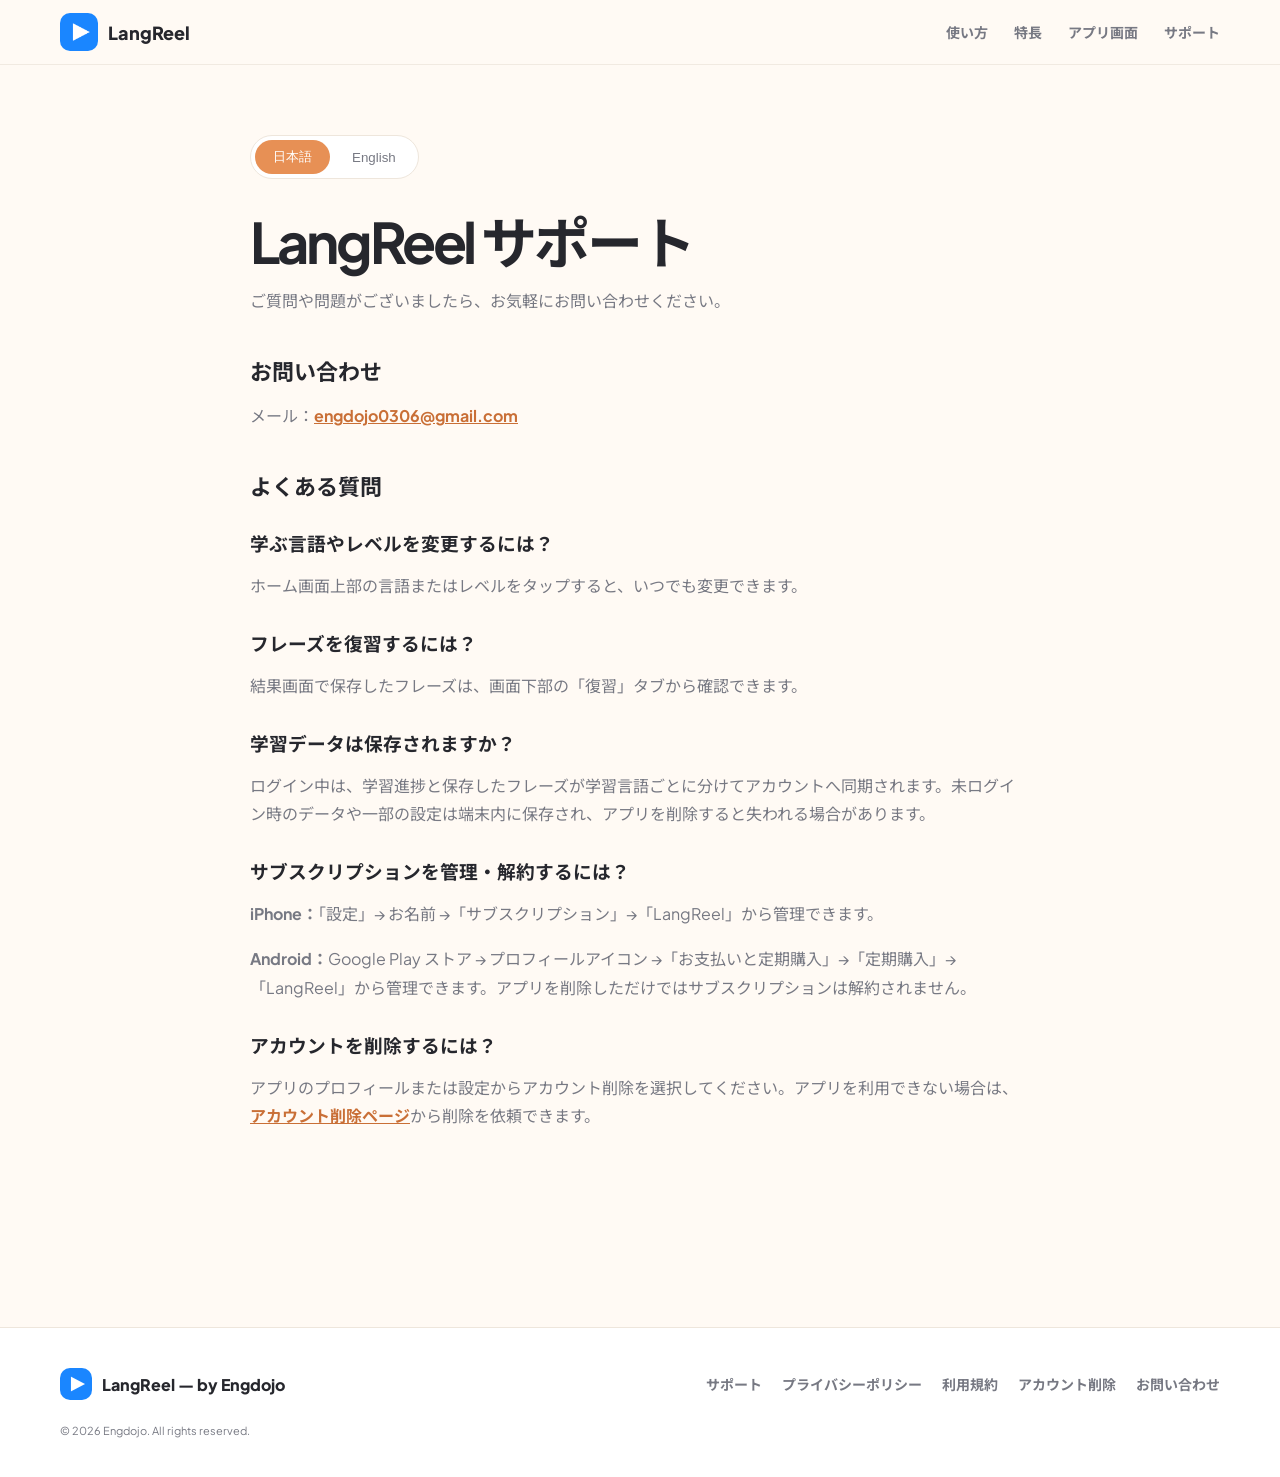
<file: langreel/support.html>
<!doctype html>
<html lang="ja">
  <head>
    <meta charset="utf-8" />
    <meta name="viewport" content="width=device-width, initial-scale=1" />
    <link rel="canonical" href="https://langreel.com/support.html" />
    <title>LangReel サポート | Support</title>
    <link rel="icon" href="./assets/app-icon.png" />
    <link rel="stylesheet" href="./styles.css" />
  </head>
  <body>
    <header class="site-nav">
      <a class="nav-brand" href="./"><img src="./assets/app-icon.png" alt="" width="38" height="38" /><span>LangReel</span></a>
      <nav class="nav-links"><a href="./#how">使い方</a><a href="./#features">特長</a><a href="./#inside">アプリ画面</a><a href="./support.html">サポート</a></nav>
    </header>
    <main class="legal-page">
      <div class="lang-toggle" role="group" aria-label="Language"><button type="button" data-lang="ja" class="active">日本語</button><button type="button" data-lang="en">English</button></div>
      <div class="lang-pane" data-lang="ja">
        <h1>LangReel サポート</h1>
        <p>ご質問や問題がございましたら、お気軽にお問い合わせください。</p>
        <h2>お問い合わせ</h2>
        <p>メール：<a href="mailto:engdojo0306@gmail.com">engdojo0306@gmail.com</a></p>
        <h2>よくある質問</h2>
        <h3>学ぶ言語やレベルを変更するには？</h3>
        <p>ホーム画面上部の言語またはレベルをタップすると、いつでも変更できます。</p>
        <h3>フレーズを復習するには？</h3>
        <p>結果画面で保存したフレーズは、画面下部の「復習」タブから確認できます。</p>
        <h3>学習データは保存されますか？</h3>
        <p>ログイン中は、学習進捗と保存したフレーズが学習言語ごとに分けてアカウントへ同期されます。未ログイン時のデータや一部の設定は端末内に保存され、アプリを削除すると失われる場合があります。</p>
        <h3>サブスクリプションを管理・解約するには？</h3>
        <p><strong>iPhone：</strong>「設定」→ お名前 →「サブスクリプション」→「LangReel」から管理できます。</p>
        <p><strong>Android：</strong>Google Play ストア → プロフィールアイコン →「お支払いと定期購入」→「定期購入」→「LangReel」から管理できます。アプリを削除しただけではサブスクリプションは解約されません。</p>
        <h3>アカウントを削除するには？</h3>
        <p>アプリのプロフィールまたは設定からアカウント削除を選択してください。アプリを利用できない場合は、<a href="./account-deletion.html">アカウント削除ページ</a>から削除を依頼できます。</p>
      </div>
      <div class="lang-pane" data-lang="en" hidden>
        <h1>LangReel Support</h1>
        <p>If you have a question or run into an issue, we are happy to help.</p>
        <h2>Contact</h2>
        <p>Email: <a href="mailto:engdojo0306@gmail.com">engdojo0306@gmail.com</a></p>
        <h2>Frequently Asked Questions</h2>
        <h3>How do I change my learning language or level?</h3>
        <p>Tap the language or level control at the top of the Home screen. You can change either setting at any time.</p>
        <h3>How do I review a phrase?</h3>
        <p>Phrases saved from a result screen appear in the Review tab at the bottom of the app.</p>
        <h3>Is my learning data saved?</h3>
        <p>While you are signed in, learning progress and saved phrases are separated by study language and synced to your account. Signed-out data and some settings remain on the device and may be lost if you delete the app.</p>
        <h3>How do I manage or cancel a subscription?</h3>
        <p><strong>iPhone:</strong> Open Settings → your name → Subscriptions → LangReel.</p>
        <p><strong>Android:</strong> Open Google Play Store → profile icon → Payments &amp; subscriptions → Subscriptions → LangReel. Deleting the app does not cancel a subscription.</p>
        <h3>How do I delete my account?</h3>
        <p>Choose Delete Account from the app's profile or settings. If you cannot access the app, submit a request through the <a href="./account-deletion.html">account deletion page</a>.</p>
      </div>
    </main>
    <footer class="site-footer"><div class="footer-inner"><div class="footer-brand"><img src="./assets/app-icon.png" alt="" width="32" height="32" /><span>LangReel — by Engdojo</span></div><nav class="footer-links"><a href="./support.html">サポート</a><a href="./privacy-policy.html">プライバシーポリシー</a><a href="./terms.html">利用規約</a><a href="./account-deletion.html">アカウント削除</a><a href="mailto:engdojo0306@gmail.com">お問い合わせ</a></nav></div><p class="footer-copy">© <span id="year">2026</span> Engdojo. All rights reserved.</p></footer>
    <script src="./site.js"></script>
  </body>
</html>
</file>
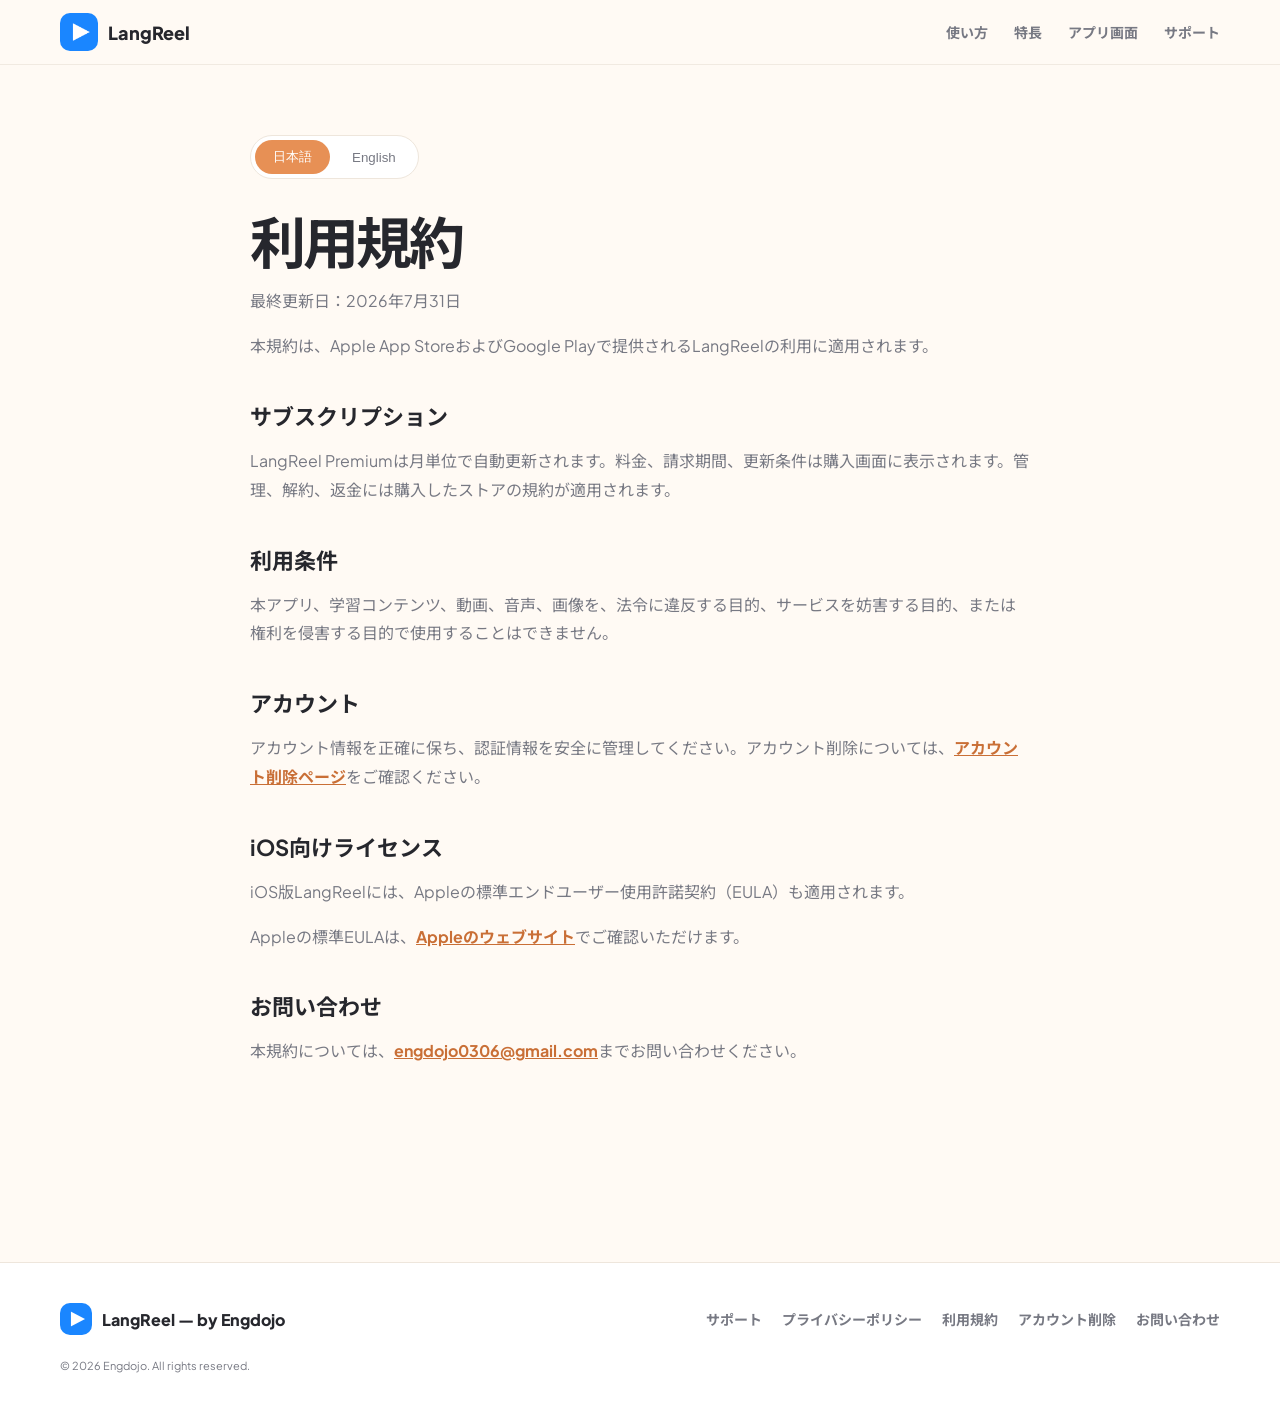
<file: langreel/terms.html>
<!doctype html>
<html lang="ja">
  <head>
    <meta charset="utf-8" />
    <meta name="viewport" content="width=device-width, initial-scale=1" />
    <link rel="canonical" href="https://langreel.com/terms.html" />
    <title>LangReel 利用規約 | Terms of Use</title>
    <link rel="icon" href="./assets/app-icon.png" />
    <link rel="stylesheet" href="./styles.css" />
  </head>
  <body>
    <header class="site-nav">
      <a class="nav-brand" href="./"><img src="./assets/app-icon.png" alt="" width="38" height="38" /><span>LangReel</span></a>
      <nav class="nav-links"><a href="./#how">使い方</a><a href="./#features">特長</a><a href="./#inside">アプリ画面</a><a href="./support.html">サポート</a></nav>
    </header>
    <main class="legal-page">
      <div class="lang-toggle" role="group" aria-label="Language"><button type="button" data-lang="ja" class="active">日本語</button><button type="button" data-lang="en">English</button></div>
      <div class="lang-pane" data-lang="ja">
        <h1>利用規約</h1>
        <p>最終更新日：2026年7月31日</p>
        <p>本規約は、Apple App StoreおよびGoogle Playで提供されるLangReelの利用に適用されます。</p>
        <h2>サブスクリプション</h2><p>LangReel Premiumは月単位で自動更新されます。料金、請求期間、更新条件は購入画面に表示されます。管理、解約、返金には購入したストアの規約が適用されます。</p>
        <h2>利用条件</h2><p>本アプリ、学習コンテンツ、動画、音声、画像を、法令に違反する目的、サービスを妨害する目的、または権利を侵害する目的で使用することはできません。</p>
        <h2>アカウント</h2><p>アカウント情報を正確に保ち、認証情報を安全に管理してください。アカウント削除については、<a href="./account-deletion.html">アカウント削除ページ</a>をご確認ください。</p>
        <h2>iOS向けライセンス</h2>
        <p>iOS版LangReelには、Appleの標準エンドユーザー使用許諾契約（EULA）も適用されます。</p>
        <p>Appleの標準EULAは、<a href="https://www.apple.com/legal/internet-services/itunes/dev/stdeula/">Appleのウェブサイト</a>でご確認いただけます。</p>
        <h2>お問い合わせ</h2><p>本規約については、<a href="mailto:engdojo0306@gmail.com">engdojo0306@gmail.com</a>までお問い合わせください。</p>
      </div>
      <div class="lang-pane" data-lang="en" hidden>
        <h1>Terms of Use</h1>
        <p>Last updated: July 31, 2026</p>
        <p>These terms apply to LangReel as distributed through the Apple App Store and Google Play.</p>
        <h2>Subscriptions</h2><p>LangReel Premium renews automatically each month. The price, billing period, and renewal terms are shown before purchase. Management, cancellation, and refunds are governed by the store through which you purchased the subscription.</p>
        <h2>Acceptable Use</h2><p>You may not use the app, learning content, videos, audio, or images for unlawful purposes, to disrupt the service, or to infringe the rights of others.</p>
        <h2>Accounts</h2><p>Keep your account information accurate and your credentials secure. See the <a href="./account-deletion.html">account deletion page</a> for deletion options.</p>
        <h2>iOS License</h2>
        <p>Apple's standard End User License Agreement (EULA) also applies to LangReel on iOS.</p>
        <p>View the standard EULA on <a href="https://www.apple.com/legal/internet-services/itunes/dev/stdeula/">Apple's website</a>.</p>
        <h2>Contact</h2><p>For questions about these terms, contact <a href="mailto:engdojo0306@gmail.com">engdojo0306@gmail.com</a>.</p>
      </div>
    </main>
    <footer class="site-footer"><div class="footer-inner"><div class="footer-brand"><img src="./assets/app-icon.png" alt="" width="32" height="32" /><span>LangReel — by Engdojo</span></div><nav class="footer-links"><a href="./support.html">サポート</a><a href="./privacy-policy.html">プライバシーポリシー</a><a href="./terms.html">利用規約</a><a href="./account-deletion.html">アカウント削除</a><a href="mailto:engdojo0306@gmail.com">お問い合わせ</a></nav></div><p class="footer-copy">© <span id="year">2026</span> Engdojo. All rights reserved.</p></footer>
    <script src="./site.js"></script>
  </body>
</html>
</file>
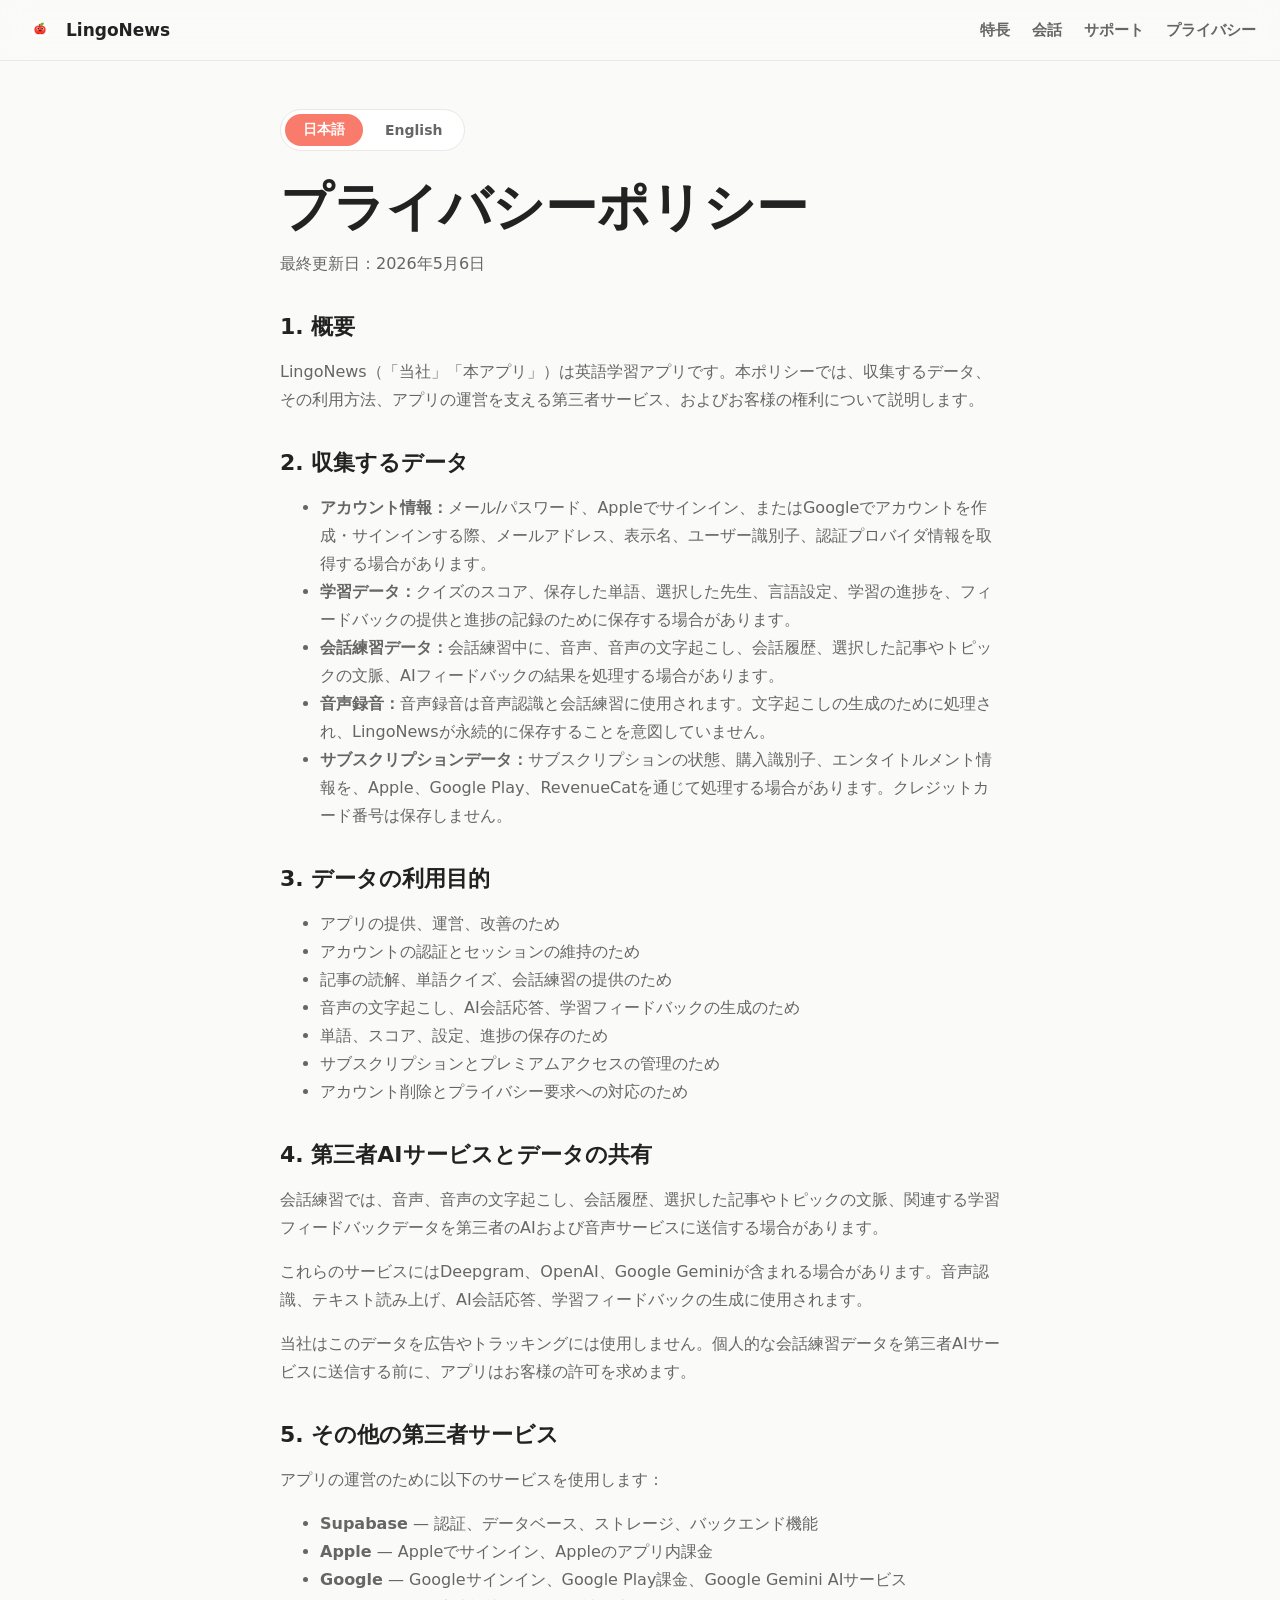
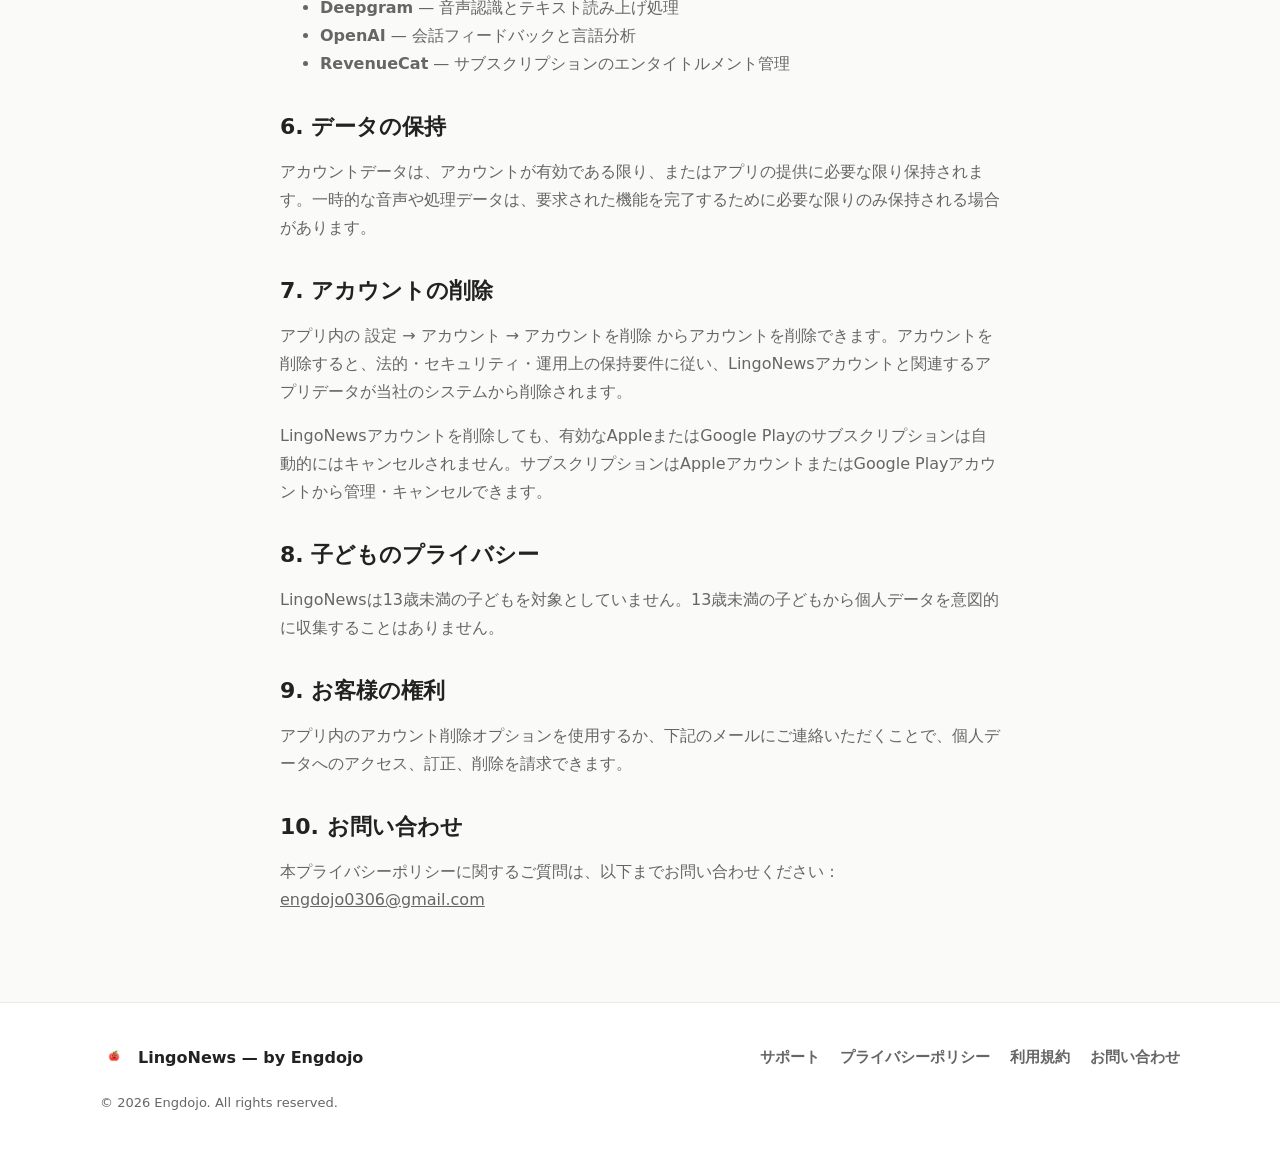
<file: lingonews/privacy-policy.html>
<!doctype html>
<html lang="ja">
  <head>
    <meta charset="utf-8" />
    <meta name="viewport" content="width=device-width, initial-scale=1" />
    <title>LingoNews プライバシーポリシー | Privacy Policy</title>
    <link rel="stylesheet" href="../styles.css" />
  </head>
  <body>
    <header class="site-nav">
      <a class="nav-brand" href="./">
        <img src="./assets/app-icon.png" alt="" width="32" height="32" />
        <span>LingoNews</span>
      </a>
      <nav class="nav-links">
        <a href="./#features">特長</a>
        <a href="./#teachers">会話</a>
        <a href="./support.html">サポート</a>
        <a href="./privacy-policy.html">プライバシー</a>
      </nav>
    </header>

    <main class="page legal-page">
      <div class="lang-toggle" role="group" aria-label="Language">
        <button type="button" data-lang="ja" class="active">日本語</button>
        <button type="button" data-lang="en">English</button>
      </div>

      <!-- Japanese -->
      <div class="lang-pane" data-lang="ja">
        <h1>プライバシーポリシー</h1>
        <p>最終更新日：2026年5月6日</p>

        <h2>1. 概要</h2>
        <p>
          LingoNews（「当社」「本アプリ」）は英語学習アプリです。本ポリシーでは、収集するデータ、
          その利用方法、アプリの運営を支える第三者サービス、およびお客様の権利について説明します。
        </p>

        <h2>2. 収集するデータ</h2>
        <ul>
          <li><strong>アカウント情報：</strong>メール/パスワード、Appleでサインイン、またはGoogleでアカウントを作成・サインインする際、メールアドレス、表示名、ユーザー識別子、認証プロバイダ情報を取得する場合があります。</li>
          <li><strong>学習データ：</strong>クイズのスコア、保存した単語、選択した先生、言語設定、学習の進捗を、フィードバックの提供と進捗の記録のために保存する場合があります。</li>
          <li><strong>会話練習データ：</strong>会話練習中に、音声、音声の文字起こし、会話履歴、選択した記事やトピックの文脈、AIフィードバックの結果を処理する場合があります。</li>
          <li><strong>音声録音：</strong>音声録音は音声認識と会話練習に使用されます。文字起こしの生成のために処理され、LingoNewsが永続的に保存することを意図していません。</li>
          <li><strong>サブスクリプションデータ：</strong>サブスクリプションの状態、購入識別子、エンタイトルメント情報を、Apple、Google Play、RevenueCatを通じて処理する場合があります。クレジットカード番号は保存しません。</li>
        </ul>

        <h2>3. データの利用目的</h2>
        <ul>
          <li>アプリの提供、運営、改善のため</li>
          <li>アカウントの認証とセッションの維持のため</li>
          <li>記事の読解、単語クイズ、会話練習の提供のため</li>
          <li>音声の文字起こし、AI会話応答、学習フィードバックの生成のため</li>
          <li>単語、スコア、設定、進捗の保存のため</li>
          <li>サブスクリプションとプレミアムアクセスの管理のため</li>
          <li>アカウント削除とプライバシー要求への対応のため</li>
        </ul>

        <h2>4. 第三者AIサービスとデータの共有</h2>
        <p>会話練習では、音声、音声の文字起こし、会話履歴、選択した記事やトピックの文脈、関連する学習フィードバックデータを第三者のAIおよび音声サービスに送信する場合があります。</p>
        <p>これらのサービスにはDeepgram、OpenAI、Google Geminiが含まれる場合があります。音声認識、テキスト読み上げ、AI会話応答、学習フィードバックの生成に使用されます。</p>
        <p>当社はこのデータを広告やトラッキングには使用しません。個人的な会話練習データを第三者AIサービスに送信する前に、アプリはお客様の許可を求めます。</p>

        <h2>5. その他の第三者サービス</h2>
        <p>アプリの運営のために以下のサービスを使用します：</p>
        <ul>
          <li><strong>Supabase</strong> — 認証、データベース、ストレージ、バックエンド機能</li>
          <li><strong>Apple</strong> — Appleでサインイン、Appleのアプリ内課金</li>
          <li><strong>Google</strong> — Googleサインイン、Google Play課金、Google Gemini AIサービス</li>
          <li><strong>Deepgram</strong> — 音声認識とテキスト読み上げ処理</li>
          <li><strong>OpenAI</strong> — 会話フィードバックと言語分析</li>
          <li><strong>RevenueCat</strong> — サブスクリプションのエンタイトルメント管理</li>
        </ul>

        <h2>6. データの保持</h2>
        <p>アカウントデータは、アカウントが有効である限り、またはアプリの提供に必要な限り保持されます。一時的な音声や処理データは、要求された機能を完了するために必要な限りのみ保持される場合があります。</p>

        <h2>7. アカウントの削除</h2>
        <p>アプリ内の 設定 → アカウント → アカウントを削除 からアカウントを削除できます。アカウントを削除すると、法的・セキュリティ・運用上の保持要件に従い、LingoNewsアカウントと関連するアプリデータが当社のシステムから削除されます。</p>
        <p>LingoNewsアカウントを削除しても、有効なAppleまたはGoogle Playのサブスクリプションは自動的にはキャンセルされません。サブスクリプションはAppleアカウントまたはGoogle Playアカウントから管理・キャンセルできます。</p>

        <h2>8. 子どものプライバシー</h2>
        <p>LingoNewsは13歳未満の子どもを対象としていません。13歳未満の子どもから個人データを意図的に収集することはありません。</p>

        <h2>9. お客様の権利</h2>
        <p>アプリ内のアカウント削除オプションを使用するか、下記のメールにご連絡いただくことで、個人データへのアクセス、訂正、削除を請求できます。</p>

        <h2>10. お問い合わせ</h2>
        <p>本プライバシーポリシーに関するご質問は、以下までお問い合わせください：<a href="mailto:engdojo0306@gmail.com">engdojo0306@gmail.com</a></p>
      </div>

      <!-- English -->
      <div class="lang-pane" data-lang="en" hidden>
        <h1>Privacy Policy</h1>
        <p>Last updated: May 6, 2026</p>

        <h2>1. Overview</h2>
        <p>
          LingoNews ("we", "our", "the app") is an English learning application. This policy
          explains what data we collect, how we use it, which third-party services help operate
          the app, and your rights.
        </p>

        <h2>2. Data We Collect</h2>
        <ul>
          <li><strong>Account information:</strong> When you create an account or sign in with email/password, Sign in with Apple, or Google, we may receive your email address, display name, user identifier, and authentication provider information.</li>
          <li><strong>Learning data:</strong> Quiz scores, saved vocabulary, selected teacher, language settings, and learning progress may be stored to provide feedback and track your progress.</li>
          <li><strong>Conversation practice data:</strong> During conversation practice, we may process your voice audio, speech transcript, conversation history, selected article or topic context, and AI feedback results.</li>
          <li><strong>Voice recordings:</strong> Voice recordings are used for speech recognition and conversation practice. They are processed to generate transcripts and are not intended to be permanently stored by LingoNews.</li>
          <li><strong>Subscription data:</strong> Subscription status, purchase identifiers, and entitlement information may be processed through Apple, Google Play, and RevenueCat. We do not store credit card numbers.</li>
        </ul>

        <h2>3. How We Use Your Data</h2>
        <ul>
          <li>To provide, operate, and improve the app</li>
          <li>To authenticate your account and maintain your session</li>
          <li>To provide article reading, vocabulary quizzes, and conversation practice</li>
          <li>To generate speech transcripts, AI conversation responses, and learning feedback</li>
          <li>To save vocabulary, scores, settings, and progress</li>
          <li>To manage subscriptions and premium access</li>
          <li>To support account deletion and privacy requests</li>
        </ul>

        <h2>4. Third-Party AI Services and Data Sharing</h2>
        <p>Conversation practice may send your voice audio, speech transcript, conversation history, selected article or topic context, and related learning feedback data to third-party AI and speech services.</p>
        <p>These services may include Deepgram, OpenAI, and Google Gemini. They are used for speech recognition, text-to-speech, AI conversation responses, and learning feedback generation.</p>
        <p>We do not use this data for advertising or tracking. The app asks for your permission before sending personal conversation practice data to third-party AI services.</p>

        <h2>5. Other Third-Party Services</h2>
        <p>We use the following services to operate the app:</p>
        <ul>
          <li><strong>Supabase</strong> — authentication, database, storage, and backend functions</li>
          <li><strong>Apple</strong> — Sign in with Apple and Apple in-app purchases</li>
          <li><strong>Google</strong> — Google sign-in, Google Play billing, and Google Gemini AI services</li>
          <li><strong>Deepgram</strong> — speech-to-text and text-to-speech processing</li>
          <li><strong>OpenAI</strong> — conversation feedback and language analysis</li>
          <li><strong>RevenueCat</strong> — subscription entitlement management</li>
        </ul>

        <h2>6. Data Retention</h2>
        <p>Your account data is retained as long as your account is active or as needed to provide the app. Some temporary audio or processing data may be retained only as needed to complete the requested feature.</p>

        <h2>7. Account Deletion</h2>
        <p>You can delete your account in the app by going to Settings → Account → Delete Account. Deleting your account removes your LingoNews account and associated app data from our systems, subject to legal, security, and operational retention requirements.</p>
        <p>Deleting your LingoNews account does not automatically cancel an active Apple or Google Play subscription. You can manage or cancel subscriptions through your Apple Account or Google Play account.</p>

        <h2>8. Children's Privacy</h2>
        <p>LingoNews is not directed at children under 13. We do not knowingly collect personal data from children under 13.</p>

        <h2>9. Your Rights</h2>
        <p>You may request access to, correction of, or deletion of your personal data by using the in-app account deletion option or by contacting us at the email below.</p>

        <h2>10. Contact</h2>
        <p>If you have questions about this privacy policy, please contact us at: <a href="mailto:engdojo0306@gmail.com">engdojo0306@gmail.com</a></p>
      </div>

    </main>

    <footer class="site-footer">
      <div class="footer-inner">
        <div class="footer-brand">
          <img src="./assets/app-icon.png" alt="" width="28" height="28" />
          <span>LingoNews — by Engdojo</span>
        </div>
        <nav class="footer-links">
          <a href="./support.html">サポート</a>
          <a href="./privacy-policy.html">プライバシーポリシー</a>
          <a href="./terms.html">利用規約</a>
          <a href="mailto:engdojo0306@gmail.com">お問い合わせ</a>
        </nav>
      </div>
      <p class="footer-copy">© <span id="year">2026</span> Engdojo. All rights reserved.</p>
    </footer>

    <script src="../lang-toggle.js"></script>
  </body>
</html>
</file>
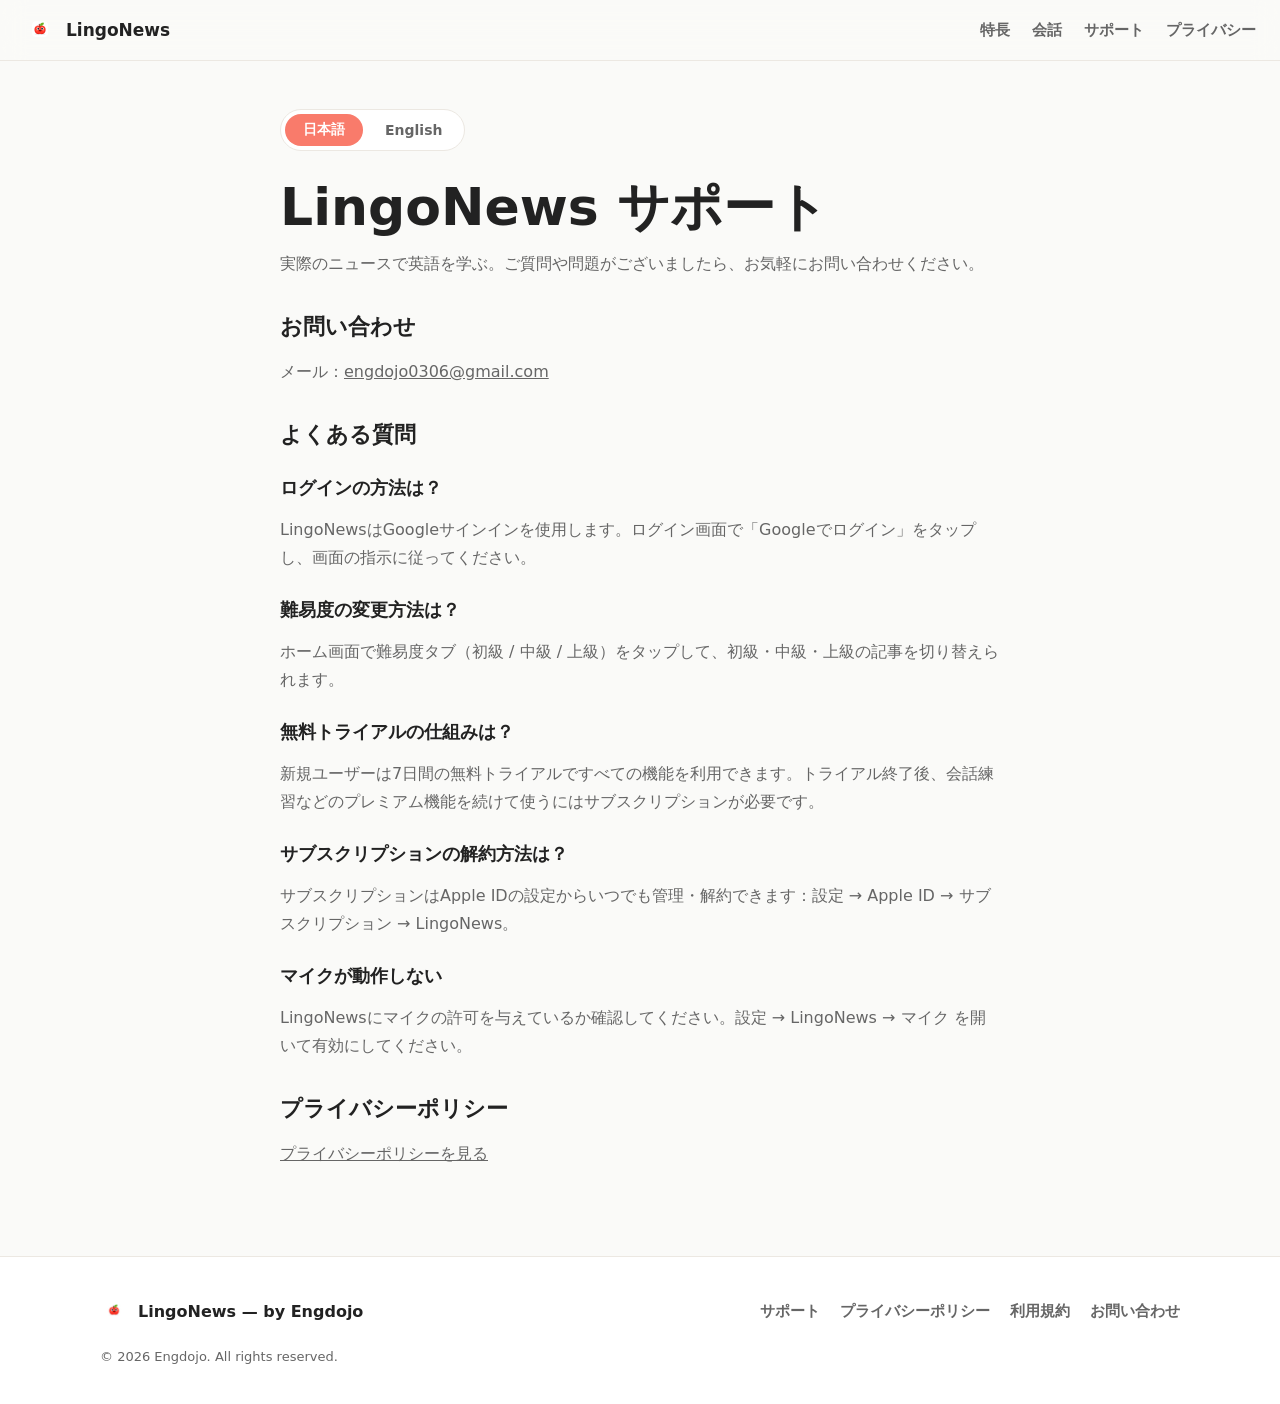
<file: lingonews/support.html>
<!doctype html>
<html lang="ja">
  <head>
    <meta charset="utf-8" />
    <meta name="viewport" content="width=device-width, initial-scale=1" />
    <title>LingoNews サポート | Support</title>
    <link rel="stylesheet" href="../styles.css" />
  </head>
  <body>
    <header class="site-nav">
      <a class="nav-brand" href="./">
        <img src="./assets/app-icon.png" alt="" width="32" height="32" />
        <span>LingoNews</span>
      </a>
      <nav class="nav-links">
        <a href="./#features">特長</a>
        <a href="./#teachers">会話</a>
        <a href="./support.html">サポート</a>
        <a href="./privacy-policy.html">プライバシー</a>
      </nav>
    </header>

    <main class="page legal-page">
      <div class="lang-toggle" role="group" aria-label="Language">
        <button type="button" data-lang="ja" class="active">日本語</button>
        <button type="button" data-lang="en">English</button>
      </div>

      <!-- Japanese -->
      <div class="lang-pane" data-lang="ja">
        <h1>LingoNews サポート</h1>
        <p>実際のニュースで英語を学ぶ。ご質問や問題がございましたら、お気軽にお問い合わせください。</p>

        <h2>お問い合わせ</h2>
        <p>メール：<a href="mailto:engdojo0306@gmail.com">engdojo0306@gmail.com</a></p>

        <h2>よくある質問</h2>

        <h3>ログインの方法は？</h3>
        <p>LingoNewsはGoogleサインインを使用します。ログイン画面で「Googleでログイン」をタップし、画面の指示に従ってください。</p>

        <h3>難易度の変更方法は？</h3>
        <p>ホーム画面で難易度タブ（初級 / 中級 / 上級）をタップして、初級・中級・上級の記事を切り替えられます。</p>

        <h3>無料トライアルの仕組みは？</h3>
        <p>新規ユーザーは7日間の無料トライアルですべての機能を利用できます。トライアル終了後、会話練習などのプレミアム機能を続けて使うにはサブスクリプションが必要です。</p>

        <h3>サブスクリプションの解約方法は？</h3>
        <p>サブスクリプションはApple IDの設定からいつでも管理・解約できます：設定 → Apple ID → サブスクリプション → LingoNews。</p>

        <h3>マイクが動作しない</h3>
        <p>LingoNewsにマイクの許可を与えているか確認してください。設定 → LingoNews → マイク を開いて有効にしてください。</p>

        <h2>プライバシーポリシー</h2>
        <p><a href="./privacy-policy.html">プライバシーポリシーを見る</a></p>
      </div>

      <!-- English -->
      <div class="lang-pane" data-lang="en" hidden>
        <h1>LingoNews Support</h1>
        <p>Learn English through real news. If you have any questions or issues, we're here to help.</p>

        <h2>Contact</h2>
        <p>Email us at: <a href="mailto:engdojo0306@gmail.com">engdojo0306@gmail.com</a></p>

        <h2>Frequently Asked Questions</h2>

        <h3>How do I log in?</h3>
        <p>LingoNews uses Google Sign-In. Tap "Sign in with Google" on the login screen and follow the prompts.</p>

        <h3>How do I change my difficulty level?</h3>
        <p>On the home screen, tap the difficulty tabs (初級 / 中級 / 上級) to switch between beginner, intermediate, and advanced articles.</p>

        <h3>How does the free trial work?</h3>
        <p>New users get a 7-day free trial with full access. After the trial, a subscription is required to continue using conversation practice and other premium features.</p>

        <h3>How do I cancel my subscription?</h3>
        <p>You can manage or cancel your subscription at any time through your Apple ID settings: Settings → Apple ID → Subscriptions → LingoNews.</p>

        <h3>The microphone isn't working</h3>
        <p>Make sure you've granted LingoNews microphone permission. Go to Settings → LingoNews → Microphone and enable it.</p>

        <h2>Privacy Policy</h2>
        <p><a href="./privacy-policy.html">View our Privacy Policy</a></p>
      </div>

    </main>

    <footer class="site-footer">
      <div class="footer-inner">
        <div class="footer-brand">
          <img src="./assets/app-icon.png" alt="" width="28" height="28" />
          <span>LingoNews — by Engdojo</span>
        </div>
        <nav class="footer-links">
          <a href="./support.html">サポート</a>
          <a href="./privacy-policy.html">プライバシーポリシー</a>
          <a href="./terms.html">利用規約</a>
          <a href="mailto:engdojo0306@gmail.com">お問い合わせ</a>
        </nav>
      </div>
      <p class="footer-copy">© <span id="year">2026</span> Engdojo. All rights reserved.</p>
    </footer>

    <script src="../lang-toggle.js"></script>
  </body>
</html>
</file>
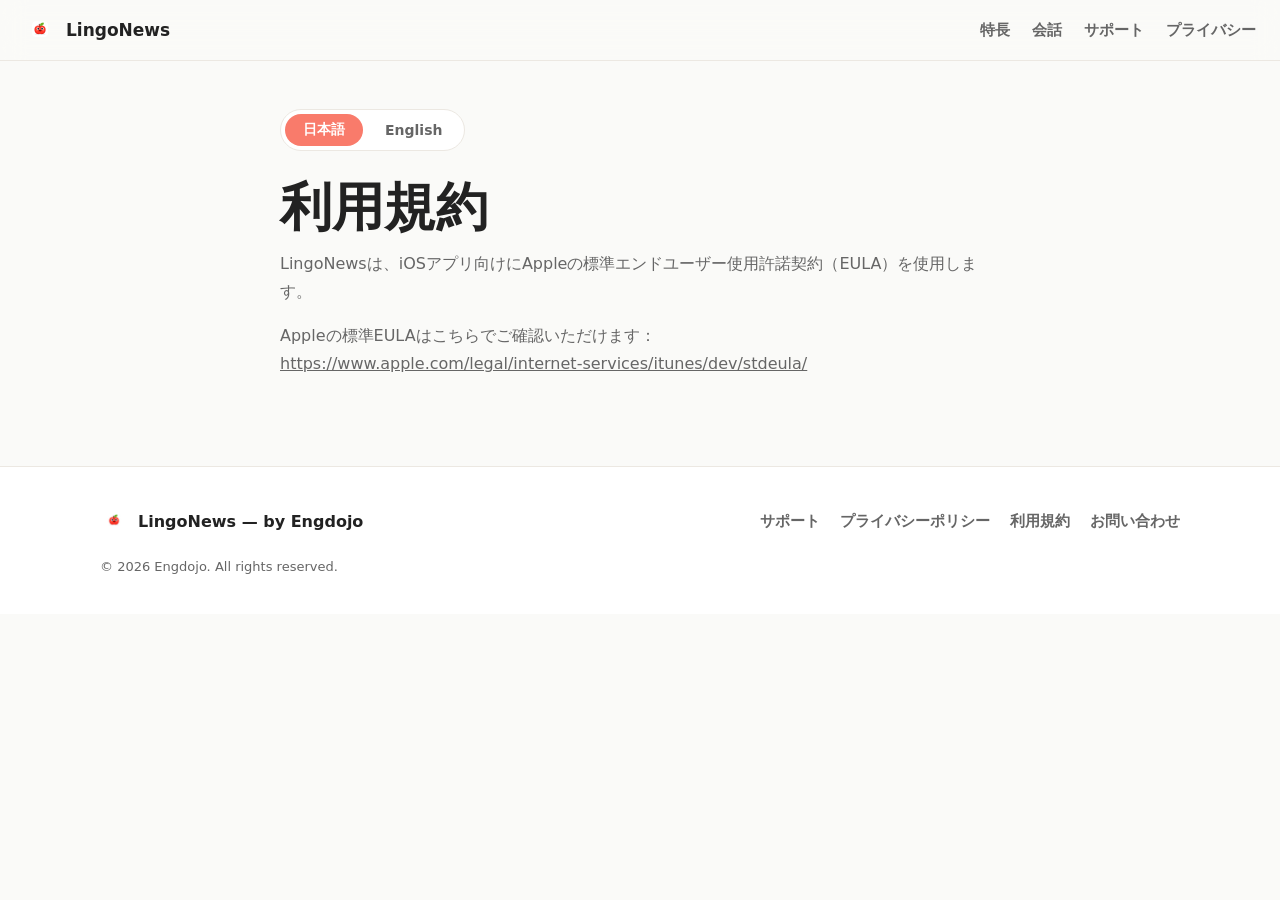
<file: lingonews/terms.html>
<!doctype html>
<html lang="ja">
  <head>
    <meta charset="utf-8" />
    <meta name="viewport" content="width=device-width, initial-scale=1" />
    <title>LingoNews 利用規約 | Terms of Use</title>
    <link rel="stylesheet" href="../styles.css" />
  </head>
  <body>
    <header class="site-nav">
      <a class="nav-brand" href="./">
        <img src="./assets/app-icon.png" alt="" width="32" height="32" />
        <span>LingoNews</span>
      </a>
      <nav class="nav-links">
        <a href="./#features">特長</a>
        <a href="./#teachers">会話</a>
        <a href="./support.html">サポート</a>
        <a href="./privacy-policy.html">プライバシー</a>
      </nav>
    </header>

    <main class="page legal-page">
      <div class="lang-toggle" role="group" aria-label="Language">
        <button type="button" data-lang="ja" class="active">日本語</button>
        <button type="button" data-lang="en">English</button>
      </div>

      <!-- Japanese -->
      <div class="lang-pane" data-lang="ja">
        <h1>利用規約</h1>
        <p>LingoNewsは、iOSアプリ向けにAppleの標準エンドユーザー使用許諾契約（EULA）を使用します。</p>
        <p>
          Appleの標準EULAはこちらでご確認いただけます：<br />
          <a href="https://www.apple.com/legal/internet-services/itunes/dev/stdeula/">https://www.apple.com/legal/internet-services/itunes/dev/stdeula/</a>
        </p>
      </div>

      <!-- English -->
      <div class="lang-pane" data-lang="en" hidden>
        <h1>Terms of Use</h1>
        <p>LingoNews uses Apple's standard End User License Agreement (EULA) for iOS apps.</p>
        <p>
          View Apple's standard EULA:<br />
          <a href="https://www.apple.com/legal/internet-services/itunes/dev/stdeula/">https://www.apple.com/legal/internet-services/itunes/dev/stdeula/</a>
        </p>
      </div>
    </main>

    <footer class="site-footer">
      <div class="footer-inner">
        <div class="footer-brand">
          <img src="./assets/app-icon.png" alt="" width="28" height="28" />
          <span>LingoNews — by Engdojo</span>
        </div>
        <nav class="footer-links">
          <a href="./support.html">サポート</a>
          <a href="./privacy-policy.html">プライバシーポリシー</a>
          <a href="./terms.html">利用規約</a>
          <a href="mailto:engdojo0306@gmail.com">お問い合わせ</a>
        </nav>
      </div>
      <p class="footer-copy">© <span id="year">2026</span> Engdojo. All rights reserved.</p>
    </footer>

    <script src="../lang-toggle.js"></script>
  </body>
</html>
</file>
<file: styles.css>
:root {
  color-scheme: light;
  --ink: #222;
  --muted: #666;
  --line: #ece8e2;
  --paper: #fafaf8;
  --brand: #f97b6b;
  --brand-dark: #dc5d4f;
  --blue: #52b7dc;
}

* {
  box-sizing: border-box;
}

body {
  margin: 0;
  font-family: Inter, ui-sans-serif, system-ui, -apple-system, BlinkMacSystemFont, "Segoe UI", sans-serif;
  background: var(--paper);
  color: var(--ink);
}

a {
  color: inherit;
}

.page {
  width: min(100%, 980px);
  margin: 0 auto;
  padding: 48px 20px;
}

.hero {
  padding: 48px 0 40px;
}

.eyebrow,
.app-kicker {
  margin: 0 0 10px;
  color: var(--brand);
  font-size: 13px;
  font-weight: 700;
  letter-spacing: 0.04em;
  text-transform: uppercase;
}

h1 {
  margin: 0;
  max-width: 720px;
  font-size: clamp(40px, 7vw, 72px);
  line-height: 1.02;
  letter-spacing: 0;
}

.lead {
  margin: 22px 0 0;
  max-width: 680px;
  color: var(--muted);
  font-size: 18px;
  line-height: 1.7;
}

.actions {
  display: flex;
  flex-wrap: wrap;
  gap: 12px;
  margin-top: 30px;
}

.button {
  display: inline-flex;
  align-items: center;
  justify-content: center;
  min-height: 46px;
  padding: 0 18px;
  border-radius: 999px;
  font-weight: 700;
  text-decoration: none;
}

.primary {
  background: var(--brand);
  color: white;
}

.secondary {
  border: 1.5px solid var(--line);
  background: white;
  color: var(--muted);
}

.appstore {
  gap: 9px;
  padding: 0 22px;
  background: #111;
  color: white;
}

.appstore:hover {
  background: #000;
}

.appstore svg {
  flex-shrink: 0;
}

.apps {
  border-top: 1px solid var(--line);
  padding-top: 30px;
}

h2 {
  margin: 0 0 16px;
  font-size: 22px;
}

.app-card {
  display: flex;
  align-items: center;
  justify-content: space-between;
  gap: 18px;
  padding: 22px;
  border: 1.5px solid var(--line);
  border-radius: 16px;
  background: white;
  text-decoration: none;
}

.app-card h3 {
  margin: 0;
  font-size: 26px;
}

.app-card p:last-child {
  margin: 8px 0 0;
  color: var(--muted);
  line-height: 1.6;
}

.app-card span {
  color: var(--brand);
  font-size: 28px;
}

.app-list {
  display: grid;
  gap: 14px;
}

.legal-page {
  max-width: 760px;
}

.legal-page h1 {
  font-size: clamp(32px, 6vw, 52px);
}

.legal-page h2 {
  margin-top: 34px;
}

.legal-page h3 {
  margin: 26px 0 6px;
  font-size: 18px;
}

.lang-toggle {
  display: inline-flex;
  gap: 4px;
  margin-bottom: 30px;
  padding: 4px;
  border: 1.5px solid var(--line);
  border-radius: 999px;
  background: white;
}

.lang-toggle button {
  appearance: none;
  border: 0;
  background: transparent;
  padding: 7px 18px;
  border-radius: 999px;
  font: inherit;
  font-weight: 700;
  font-size: 14px;
  color: var(--muted);
  cursor: pointer;
  transition: background 0.15s ease, color 0.15s ease;
}

.lang-toggle button.active {
  background: var(--brand);
  color: white;
}

.lang-pane[hidden] {
  display: none;
}

.legal-page p,
.legal-page li {
  color: var(--muted);
  line-height: 1.75;
}

.legal-page .back {
  display: inline-block;
  margin-bottom: 28px;
  color: var(--brand);
  font-weight: 700;
  text-decoration: none;
}

/* ---------- LingoNews landing page ---------- */

.site-nav {
  position: sticky;
  top: 0;
  z-index: 10;
  display: flex;
  align-items: center;
  justify-content: space-between;
  gap: 16px;
  padding: 14px 24px;
  background: rgba(250, 250, 248, 0.82);
  backdrop-filter: saturate(180%) blur(12px);
  border-bottom: 1px solid var(--line);
}

.nav-brand {
  display: inline-flex;
  align-items: center;
  gap: 10px;
  font-weight: 800;
  font-size: 17px;
  text-decoration: none;
}

.nav-brand img {
  border-radius: 8px;
}

.nav-links {
  display: flex;
  gap: 22px;
}

.nav-links a {
  color: var(--muted);
  font-weight: 600;
  font-size: 15px;
  text-decoration: none;
}

.nav-links a:hover {
  color: var(--ink);
}

main {
  width: min(100%, 1080px);
  margin: 0 auto;
  padding: 0 20px;
}

.ln-hero {
  display: grid;
  grid-template-columns: 1.05fr 0.95fr;
  align-items: center;
  gap: 40px;
  padding: 64px 0 56px;
}

.ln-hero h1 {
  font-size: clamp(34px, 5.2vw, 60px);
  line-height: 1.08;
}

.ln-hero-art {
  position: relative;
}

.ln-hero-art::before {
  content: "";
  position: absolute;
  inset: -6% -4%;
  background: radial-gradient(60% 60% at 60% 40%, rgba(82, 183, 220, 0.18), transparent 70%),
    radial-gradient(55% 55% at 30% 70%, rgba(249, 123, 107, 0.16), transparent 70%);
  filter: blur(8px);
  z-index: 0;
}

.ln-hero-art img {
  position: relative;
  z-index: 1;
  width: 100%;
  height: auto;
  border-radius: 20px;
}

.hero-note {
  margin: 20px 0 0;
  color: var(--muted);
  font-size: 14px;
  font-weight: 600;
}

.ln-section {
  padding: 56px 0;
  border-top: 1px solid var(--line);
}

.ln-section > h2 {
  margin: 6px 0 8px;
  font-size: clamp(26px, 3.4vw, 38px);
  line-height: 1.15;
}

.feature-grid {
  display: grid;
  grid-template-columns: repeat(2, 1fr);
  gap: 22px;
  margin-top: 32px;
}

.feature-card {
  overflow: hidden;
  border: 1.5px solid var(--line);
  border-radius: 20px;
  background: white;
  transition: transform 0.18s ease, box-shadow 0.18s ease;
}

.feature-card:hover {
  transform: translateY(-4px);
  box-shadow: 0 18px 40px rgba(34, 34, 34, 0.08);
}

.feature-media {
  aspect-ratio: 16 / 9;
  overflow: hidden;
  background: var(--line);
}

.feature-media img {
  width: 100%;
  height: 100%;
  object-fit: cover;
  display: block;
}

.feature-body {
  padding: 20px 22px 24px;
}

.feature-body h3 {
  margin: 0 0 8px;
  font-size: 20px;
}

.feature-body p {
  margin: 0;
  color: var(--muted);
  line-height: 1.7;
}

.ln-showcase {
  display: grid;
  grid-template-columns: 1fr 0.7fr;
  align-items: center;
  gap: 48px;
}

.showcase-copy .lead {
  margin-bottom: 24px;
}

.feature-list {
  margin: 0;
  padding: 0;
  list-style: none;
  display: grid;
  gap: 12px;
}

.feature-list li {
  position: relative;
  padding-left: 30px;
  color: var(--ink);
  line-height: 1.6;
}

.feature-list li::before {
  content: "✓";
  position: absolute;
  left: 0;
  top: 1px;
  display: inline-flex;
  align-items: center;
  justify-content: center;
  width: 20px;
  height: 20px;
  border-radius: 50%;
  background: var(--brand);
  color: white;
  font-size: 12px;
  font-weight: 800;
}

.showcase-phone {
  display: flex;
  justify-content: center;
}

.showcase-phone img {
  width: min(100%, 280px);
  height: auto;
  border-radius: 32px;
  border: 8px solid #1c1c1e;
  box-shadow: 0 30px 60px rgba(34, 34, 34, 0.18);
}

.ln-gallery {
  text-align: center;
}

.gallery-lead {
  margin-left: auto;
  margin-right: auto;
  margin-bottom: 8px;
}

.phone-gallery {
  display: grid;
  grid-template-columns: repeat(3, 1fr);
  gap: 28px;
  margin-top: 40px;
}

.phone {
  margin: 0;
  display: flex;
  flex-direction: column;
  align-items: center;
}

.phone img {
  width: 100%;
  height: auto;
  border-radius: 28px;
  border: 7px solid #1c1c1e;
  box-shadow: 0 22px 44px rgba(34, 34, 34, 0.14);
}

.phone figcaption {
  margin-top: 16px;
  font-weight: 700;
  font-size: 15px;
  color: var(--ink);
}

.ln-cta {
  text-align: center;
}

.ln-cta .lead {
  margin-left: auto;
  margin-right: auto;
}

.actions-center {
  justify-content: center;
}

.site-footer {
  margin-top: 24px;
  padding: 40px 20px;
  border-top: 1px solid var(--line);
  background: white;
}

.footer-inner {
  width: min(100%, 1080px);
  margin: 0 auto;
  display: flex;
  flex-wrap: wrap;
  align-items: center;
  justify-content: space-between;
  gap: 18px;
}

.footer-brand {
  display: inline-flex;
  align-items: center;
  gap: 10px;
  font-weight: 700;
}

.footer-brand img {
  border-radius: 7px;
}

.footer-links {
  display: flex;
  flex-wrap: wrap;
  gap: 20px;
}

.footer-links a {
  color: var(--muted);
  font-weight: 600;
  font-size: 15px;
  text-decoration: none;
}

.footer-links a:hover {
  color: var(--brand);
}

.footer-copy {
  width: min(100%, 1080px);
  margin: 24px auto 0;
  color: var(--muted);
  font-size: 13px;
}

@media (max-width: 760px) {
  .site-nav {
    padding: 12px 16px;
  }

  .nav-links {
    gap: 16px;
    font-size: 14px;
  }

  .nav-links a {
    font-size: 14px;
  }

  .ln-hero {
    grid-template-columns: 1fr;
    gap: 28px;
    padding: 36px 0 40px;
  }

  .ln-hero-art {
    order: -1;
  }

  .feature-grid {
    grid-template-columns: 1fr;
  }

  .ln-showcase {
    grid-template-columns: 1fr;
    gap: 32px;
  }

  .phone-gallery {
    grid-auto-flow: column;
    grid-auto-columns: 64%;
    grid-template-columns: none;
    gap: 16px;
    overflow-x: auto;
    scroll-snap-type: x mandatory;
    margin-left: -20px;
    margin-right: -20px;
    padding: 4px 20px 8px;
    -webkit-overflow-scrolling: touch;
  }

  .phone {
    scroll-snap-align: center;
  }
}

@media (max-width: 420px) {
  .nav-brand span {
    display: none;
  }
}
</file>
<file: langreel/styles.css>
@import url("https://fonts.googleapis.com/css2?family=Plus+Jakarta+Sans:wght@600;700;800&family=Noto+Sans+JP:wght@500;700;800&display=swap");

:root {
  color-scheme: light;
  --ink: #26272d;
  --muted: #777983;
  --paper: #fffaf4;
  --card: #ffffff;
  --line: #eee6dc;
  --orange: #e79055;
  --orange-dark: #c96f36;
  --orange-soft: #fff0e2;
  --green: #5fc381;
  --blue: #6aa3f0;
  --purple: #9a8be7;
  --shadow: 0 24px 70px rgba(86, 59, 37, 0.12);
}

* { box-sizing: border-box; }
html { scroll-behavior: smooth; }
body {
  margin: 0;
  background: var(--paper);
  color: var(--ink);
  font-family: "Plus Jakarta Sans", "Noto Sans JP", ui-sans-serif, system-ui, sans-serif;
}
a { color: inherit; }
img { max-width: 100%; }
.site-nav {
  position: sticky; top: 0; z-index: 20;
  display: flex; align-items: center; justify-content: space-between; gap: 20px;
  padding: 13px max(22px, calc((100vw - 1160px) / 2));
  border-bottom: 1px solid rgba(238, 230, 220, .8);
  background: rgba(255, 250, 244, .88);
  backdrop-filter: blur(18px) saturate(140%);
}
.nav-brand { display: flex; align-items: center; gap: 10px; font-weight: 800; font-size: 18px; text-decoration: none; }
.nav-brand img, .footer-brand img { border-radius: 10px; }
.nav-links { display: flex; gap: 26px; }
.nav-links a, .footer-links a { color: var(--muted); font-weight: 700; font-size: 14px; text-decoration: none; }
.nav-links a:hover, .footer-links a:hover { color: var(--orange-dark); }
main { overflow: hidden; }
.hero, .section { width: min(calc(100% - 40px), 1160px); margin: 0 auto; }
.hero {
  min-height: 700px; display: grid; grid-template-columns: 1.05fr .95fr; align-items: center; gap: 54px;
  padding: 70px 0 76px;
}
.eyebrow { margin: 0 0 13px; color: var(--orange-dark); font-size: 12px; font-weight: 800; letter-spacing: .15em; }
h1, h2, h3, p { overflow-wrap: anywhere; }
h1 { margin: 0; font-size: clamp(44px, 5.6vw, 72px); line-height: 1.08; letter-spacing: -.055em; }
h1 span { color: var(--orange); }
.lead { max-width: 640px; margin: 26px 0 0; color: var(--muted); font-size: 17px; line-height: 1.9; }
.actions { display: flex; flex-wrap: wrap; align-items: center; gap: 12px; margin-top: 30px; }
.button {
  min-height: 56px; display: inline-flex; align-items: center; justify-content: center; gap: 10px;
  padding: 0 24px; border-radius: 16px; font-weight: 800; text-decoration: none;
  transition: transform .18s ease, box-shadow .18s ease;
}
.button:hover { transform: translateY(-2px); }
.appstore { min-width: 198px; background: #1e2024; color: #fff; box-shadow: 0 7px 0 #090a0c; }
.appstore span { display: flex; flex-direction: column; font-size: 16px; line-height: 1.05; }
.appstore small { margin-bottom: 2px; font-size: 9px; letter-spacing: .05em; }
.secondary { border: 2px solid var(--line); background: #fff; color: var(--orange-dark); box-shadow: 0 4px 0 #eadfd3; }
.hero-points { display: flex; flex-wrap: wrap; gap: 18px; margin-top: 24px; color: var(--muted); font-size: 12px; font-weight: 700; }
.hero-visual { position: relative; min-height: 570px; display: flex; align-items: center; justify-content: center; }
.hero-visual::before {
  content: ""; position: absolute; width: 480px; height: 480px; border-radius: 50%;
  background: linear-gradient(145deg, #ffe3c9, #fff5e9 65%); box-shadow: inset 0 0 0 1px #ffe6ce;
}
.sun { position: absolute; top: 38px; right: 66px; width: 64px; height: 64px; border-radius: 50%; background: #ffd677; }
.hero-landmark { position: absolute; width: 174px; right: 1px; top: 125px; opacity: .2; }
.phone {
  position: relative; overflow: hidden; padding: 9px; border-radius: 39px; background: #17181b;
  box-shadow: 0 28px 60px rgba(42, 32, 24, .25);
}
.phone::before {
  content: ""; position: absolute; z-index: 5; top: 16px; left: 50%; transform: translateX(-50%);
  width: 72px; height: 20px; border-radius: 99px; background: #111;
}
.hero-phone { width: 273px; height: 554px; transform: rotate(3deg); }
.phone-screen { position: relative; width: 100%; height: 100%; overflow: hidden; border-radius: 31px; background: #f7f8fb; }
.reel-demo > img { width: 100%; height: 100%; object-fit: cover; }
.reel-shade { position: absolute; inset: 0; background: linear-gradient(transparent 25%, rgba(10, 10, 14, .05) 45%, rgba(10, 10, 14, .86)); }
.reel-top { position: absolute; inset: 40px 18px auto; display: flex; justify-content: space-between; color: white; font-size: 12px; font-weight: 800; }
.quiz-card {
  position: absolute; left: 10px; right: 10px; bottom: 12px; padding: 15px; border-radius: 22px;
  background: rgba(20, 21, 25, .86); backdrop-filter: blur(12px); color: white;
}
.quiz-card p { margin: 0 0 5px; color: #f6c28f; font-size: 10px; font-weight: 800; text-transform: uppercase; }
.quiz-card strong { display: block; margin-bottom: 10px; font-size: 16px; }
.quiz-card button { width: 100%; margin-top: 7px; padding: 8px 10px; border: 0; border-radius: 10px; background: rgba(255,255,255,.14); color: #fff; text-align: left; font: 700 11px inherit; }
.hero-mascot { position: absolute; width: 140px; left: -3px; bottom: 18px; transform: rotate(-7deg); filter: drop-shadow(0 15px 18px rgba(86, 59, 37, .18)); }
.floating-chip { position: absolute; padding: 11px 15px; border-radius: 14px; background: #fff; box-shadow: var(--shadow); font-size: 12px; font-weight: 800; }
.chip-one { top: 110px; left: -22px; }
.chip-two { right: 0; bottom: 84px; color: var(--green); }
.section { padding: 90px 0; border-top: 1px solid var(--line); }
.section-heading { max-width: 680px; margin: 0 auto 46px; text-align: center; }
.section-heading.left { margin: 0; text-align: left; }
.section-heading h2, .feature-band h2, .languages h2, .cta h2 { margin: 0; font-size: clamp(32px, 4.2vw, 52px); line-height: 1.16; letter-spacing: -.04em; }
.section-heading > p:last-child { margin: 17px 0 0; color: var(--muted); line-height: 1.8; }

.data-use { max-width: 900px; }
.data-use-card {
  padding: 30px 34px;
  border: 1px solid var(--line);
  border-radius: 24px;
  background: var(--card);
  box-shadow: var(--shadow);
}
.data-use-card p { margin: 0; color: var(--muted); line-height: 1.8; }
.data-use-card a { display: inline-block; margin-top: 18px; color: var(--orange-dark); font-weight: 800; }
.step-grid { display: grid; grid-template-columns: repeat(3, 1fr); gap: 20px; }
.step-card {
  position: relative; padding: 18px 18px 24px; border: 1px solid var(--line); border-radius: 26px; background: #fff;
  box-shadow: 0 12px 30px rgba(86, 59, 37, .05);
}
.step-card.featured { transform: translateY(-12px); }
.step-number { position: absolute; z-index: 2; top: 30px; left: 30px; display: grid; place-items: center; width: 38px; height: 38px; border-radius: 12px; background: var(--orange); color: #fff; font-size: 11px; font-weight: 800; }
.step-media, .mini-quiz, .explain-card { height: 265px; border-radius: 19px; overflow: hidden; background: var(--orange-soft); }
.step-media img { width: 100%; height: 100%; object-fit: cover; }
.step-card h3 { margin: 22px 6px 8px; font-size: 20px; }
.step-card > p { margin: 0 6px; color: var(--muted); font-size: 14px; line-height: 1.75; }
.mini-quiz { display: flex; flex-direction: column; justify-content: center; gap: 9px; padding: 30px 22px; background: #2e3036; color: #fff; }
.mini-quiz > span { align-self: flex-end; color: #ffd777; font-size: 10px; font-style: normal; }
.mini-quiz strong { margin-bottom: 6px; font-size: 17px; }
.mini-quiz i { padding: 11px 12px; border: 1px solid rgba(255,255,255,.14); border-radius: 10px; background: rgba(255,255,255,.08); font-size: 11px; font-style: normal; }
.mini-quiz i:first-of-type { border-color: #77d39c; background: rgba(95,195,129,.2); }
.explain-card { display: flex; flex-direction: column; justify-content: center; padding: 32px 24px; background: #effaf3; }
.explain-card span { color: #42a868; font-size: 10px; font-weight: 800; letter-spacing: .12em; }
.explain-card strong { margin-top: 18px; font-size: 24px; }
.explain-card em { margin-top: 5px; color: var(--muted); font-size: 13px; font-style: normal; }
.explain-card p { margin: 24px 0 0; padding-top: 17px; border-top: 1px solid #cde9d7; color: #5f7466; font-size: 12px; }
.feature-band { display: grid; grid-template-columns: .78fr 1.22fr; gap: 76px; align-items: start; }
.feature-list { display: grid; grid-template-columns: 1fr 1fr; gap: 16px; }
.feature-list article { display: flex; gap: 14px; min-height: 164px; padding: 22px; border: 1px solid var(--line); border-radius: 22px; background: #fff; }
.feature-list article > span { flex: 0 0 auto; display: grid; place-items: center; width: 42px; height: 42px; border-radius: 13px; background: var(--orange-soft); color: var(--orange-dark); font-size: 20px; font-weight: 800; }
.feature-list article:nth-child(2) > span { background: #effaf3; color: #3caa64; }
.feature-list article:nth-child(3) > span { background: #eef4fd; color: #568dd6; }
.feature-list article:nth-child(4) > span { background: #f1effd; color: #8372d7; }
.feature-list h3 { margin: 3px 0 8px; font-size: 16px; }
.feature-list p { margin: 0; color: var(--muted); font-size: 13px; line-height: 1.7; }
.inside { text-align: center; }
.screens { display: grid; grid-template-columns: repeat(3, 1fr); gap: 40px; align-items: center; max-width: 920px; margin: 0 auto; }
.screens figure { margin: 0; }
.screens-main { transform: translateY(-18px); }
.screen-phone { width: min(100%, 260px); aspect-ratio: 427 / 788; margin: 0 auto; padding: 7px; border-radius: 34px; }
.screen-phone > img { width: 100%; height: 100%; border-radius: 27px; object-fit: cover; object-position: center; }
.screens figure:first-child .screen-phone > img { object-fit: cover; object-position: center; }
.screens figcaption { display: flex; flex-direction: column; gap: 5px; margin-top: 20px; }
.screens figcaption strong { font-size: 16px; }
.screens figcaption span { color: var(--muted); font-size: 12px; }
.mock-review { padding: 45px 18px 20px; background: #f6f7fb; text-align: left; }
.mock-review::before { top: 12px; }
.review-head small { color: var(--purple); font-size: 9px; font-weight: 800; }
.review-head strong { display: block; margin-top: 5px; font-size: 19px; }
.review-head > span { color: var(--muted); font-size: 10px; }
.review-item { position: relative; display: flex; flex-direction: column; gap: 4px; margin-top: 12px; padding: 14px; border-radius: 14px; background: #fff; box-shadow: 0 5px 14px rgba(20,28,48,.06); }
.review-item b { font-size: 12px; }
.review-item span { color: var(--muted); font-size: 9px; }
.review-item i { position: absolute; right: 12px; top: 18px; color: var(--orange); font-size: 10px; font-style: normal; }
.review-streak { display: grid; grid-template-columns: auto auto 1fr; align-items: center; gap: 6px; margin-top: 14px; padding: 14px; border-radius: 14px; background: #fff2e6; font-size: 14px; }
.review-streak strong { font-size: 20px; }
.review-streak span { color: var(--muted); font-size: 9px; }
.languages { display: grid; grid-template-columns: .8fr 1.2fr; gap: 70px; align-items: center; }
.language-grid { display: grid; grid-template-columns: repeat(3, 1fr); gap: 12px; }
.language-grid span { display: flex; align-items: center; gap: 10px; padding: 17px; border: 1px solid var(--line); border-radius: 16px; background: #fff; font-size: 23px; }
.language-grid b { font-size: 12px; }
.cta { position: relative; overflow: hidden; padding: 78px 30px; border: 0; border-radius: 34px; background: #e79055; color: #fff; text-align: center; }
.cta::before, .cta::after { content: ""; position: absolute; border-radius: 50%; background: rgba(255,255,255,.1); }
.cta::before { width: 320px; height: 320px; left: -120px; top: -160px; }
.cta::after { width: 260px; height: 260px; right: -80px; bottom: -130px; }
.cta > * { position: relative; z-index: 1; }
.cta img { position: absolute; z-index: 2; left: 45px; bottom: -8px; width: 176px; }
.cta .eyebrow { color: #ffe8d5; }
.cta p:not(.eyebrow) { margin: 18px 0 28px; color: #fff3e8; }
.cta .appstore { margin: 0 auto; }
.site-footer { margin-top: 90px; padding: 40px max(22px, calc((100vw - 1160px) / 2)); border-top: 1px solid var(--line); background: #fff; }
.footer-inner { display: flex; align-items: center; justify-content: space-between; gap: 20px; }
.footer-brand { display: flex; align-items: center; gap: 10px; font-weight: 800; }
.footer-links { display: flex; flex-wrap: wrap; gap: 20px; }
.footer-copy { margin: 24px 0 0; color: var(--muted); font-size: 11px; }
.legal-page { width: min(calc(100% - 40px), 780px); margin: 0 auto; padding: 70px 0 90px; }
.legal-page h1 { font-size: clamp(36px, 6vw, 56px); }
.legal-page h2 { margin: 38px 0 10px; font-size: 22px; }
.legal-page h3 { margin: 28px 0 7px; }
.legal-page p, .legal-page li { color: var(--muted); line-height: 1.8; }
.legal-page a { color: var(--orange-dark); font-weight: 700; }
.lang-toggle { display: inline-flex; gap: 4px; margin-bottom: 32px; padding: 4px; border: 1px solid var(--line); border-radius: 99px; background: #fff; }
.lang-toggle button { border: 0; padding: 8px 18px; border-radius: 99px; background: transparent; color: var(--muted); font: 800 13px inherit; cursor: pointer; }
.lang-toggle button.active { background: var(--orange); color: #fff; }
.lang-pane[hidden] { display: none; }

@media (max-width: 820px) {
  .nav-links a:nth-child(-n+3) { display: none; }
  .hero { grid-template-columns: 1fr; padding-top: 50px; }
  .hero-copy { text-align: center; }
  .lead { margin-left: auto; margin-right: auto; }
  .actions, .hero-points { justify-content: center; }
  .hero-visual { min-height: 560px; }
  .step-grid { grid-template-columns: 1fr; max-width: 520px; margin: 0 auto; }
  .step-card.featured { transform: none; }
  .feature-band, .languages { grid-template-columns: 1fr; gap: 38px; }
  .section-heading.left { text-align: center; margin: 0 auto; }
  .screens { grid-auto-flow: column; grid-auto-columns: 68%; grid-template-columns: none; gap: 22px; overflow-x: auto; margin: 0 -20px; padding: 20px; scroll-snap-type: x mandatory; }
  .screens figure { scroll-snap-align: center; }
  .screens-main { transform: none; }
  .cta img { opacity: .24; left: -12px; width: 165px; }
}

@media (max-width: 560px) {
  .site-nav { padding: 11px 16px; }
  .hero, .section { width: min(calc(100% - 30px), 1160px); }
  .hero { gap: 22px; padding-bottom: 54px; }
  h1 { font-size: 43px; }
  .lead { font-size: 15px; }
  .hero-visual { min-height: 500px; transform: scale(.9); margin: -20px -25px; }
  .hero-visual::before { width: 410px; height: 410px; }
  .hero-phone { width: 246px; height: 500px; }
  .hero-mascot { width: 115px; }
  .chip-one { left: 2px; }
  .section { padding: 70px 0; }
  .feature-list { grid-template-columns: 1fr; }
  .language-grid { grid-template-columns: repeat(2, 1fr); }
  .cta { width: min(calc(100% - 30px), 1160px); padding: 66px 22px; }
  .footer-inner { align-items: flex-start; flex-direction: column; }
  .footer-links { gap: 12px 18px; }
}

@media (prefers-reduced-motion: reduce) {
  html { scroll-behavior: auto; }
  .button { transition: none; }
}
</file>
